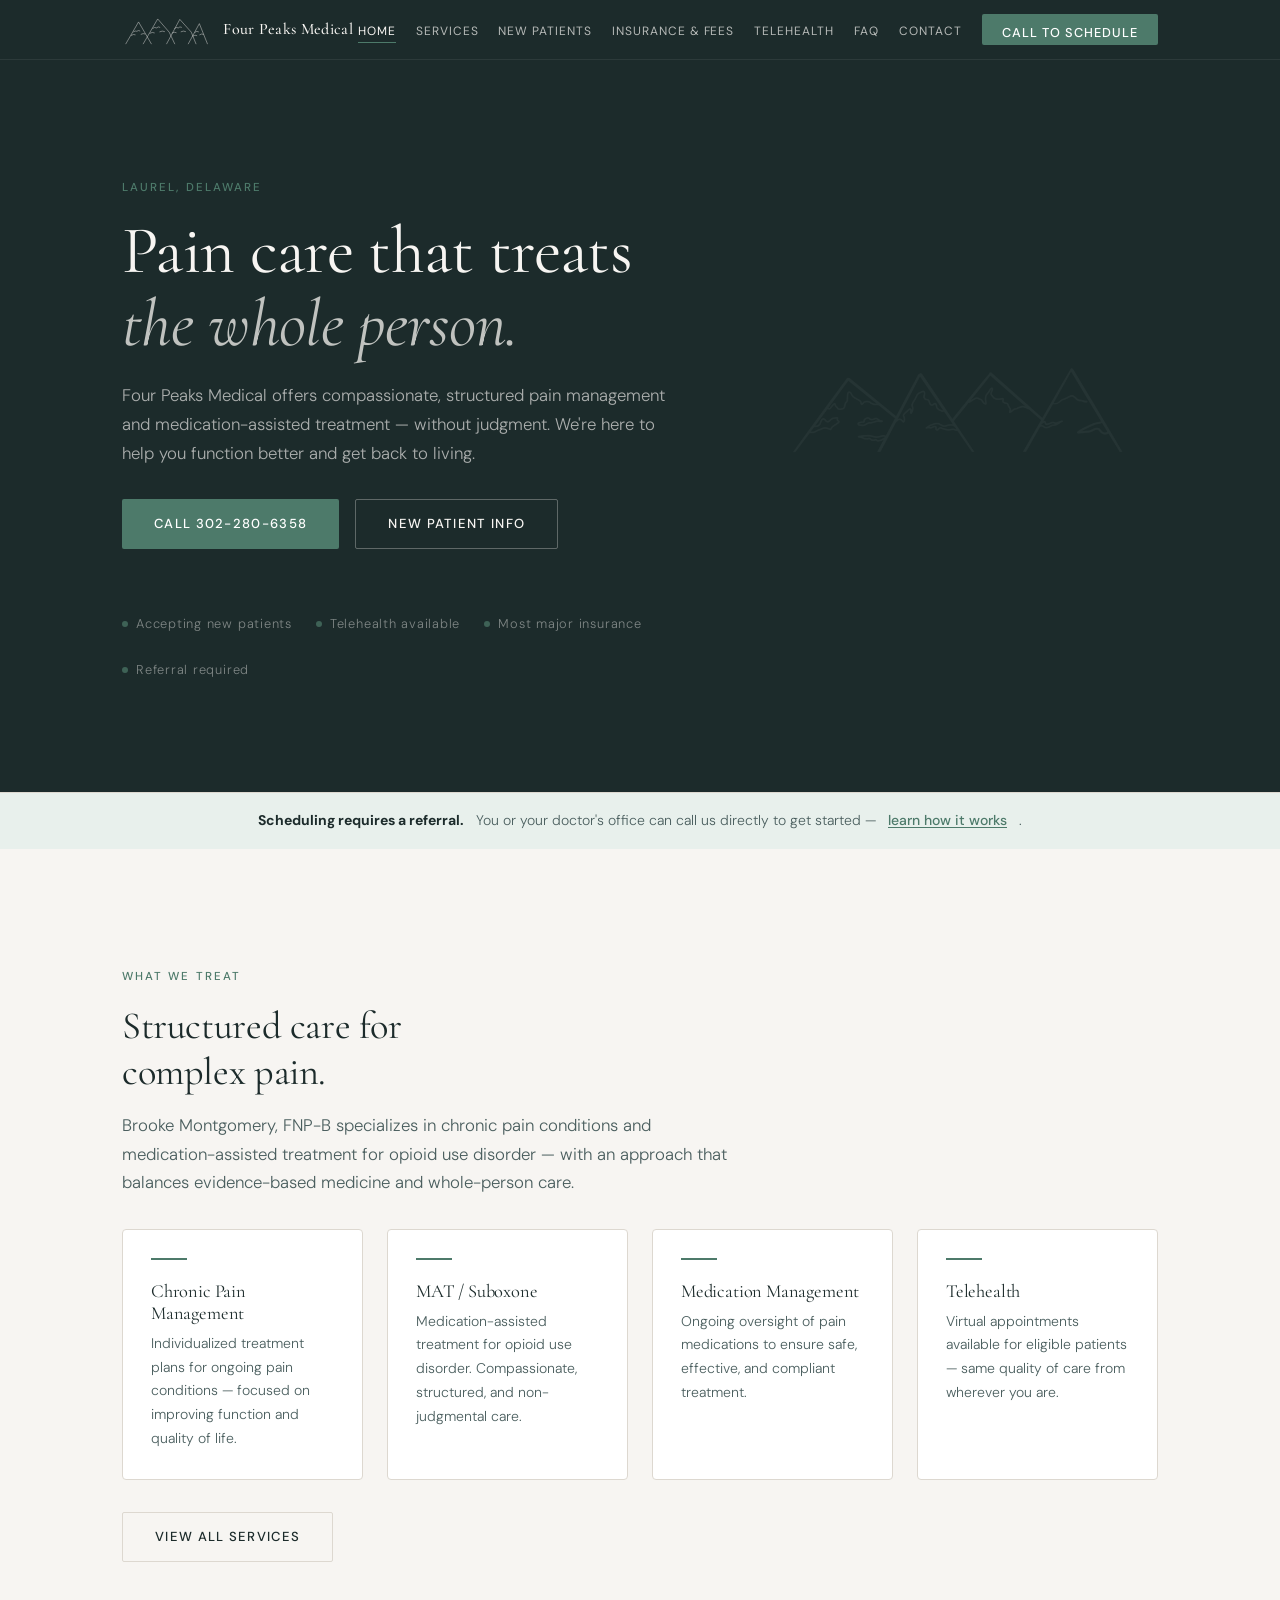
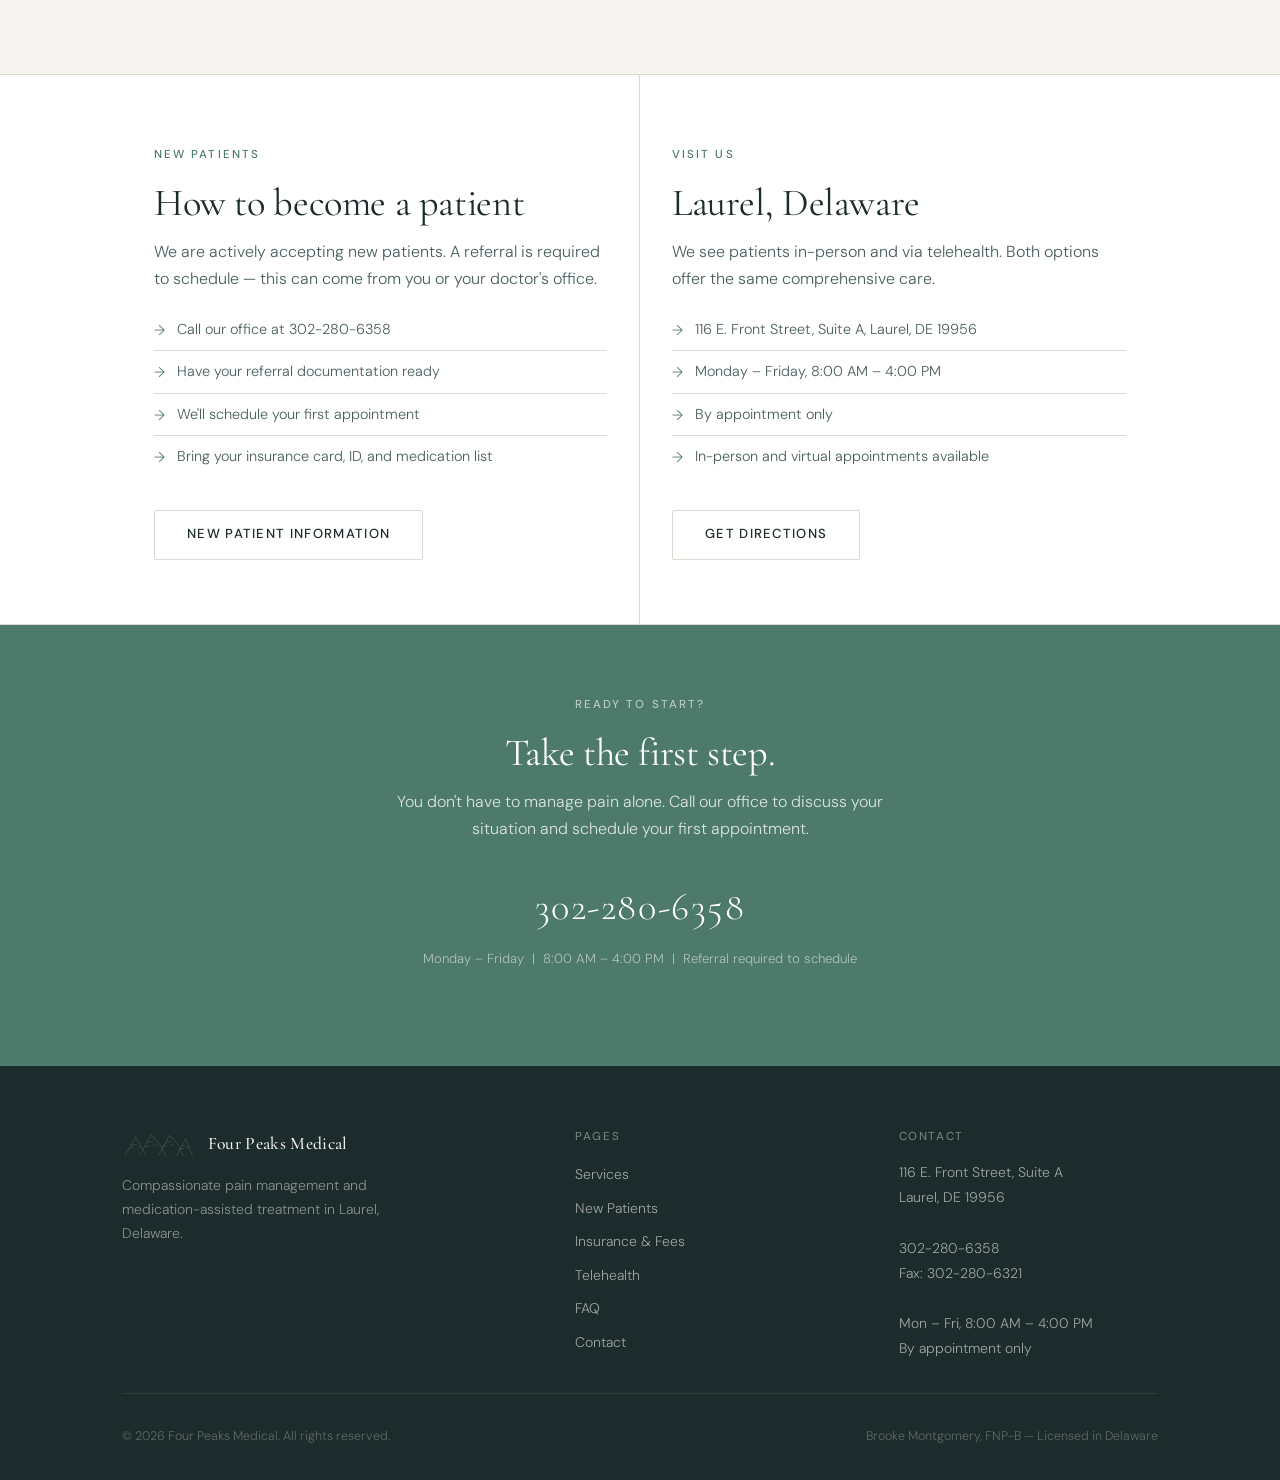
<file: index.html>
<!DOCTYPE html>
<html lang="en">
<head>
  <meta charset="UTF-8" />
  <meta name="viewport" content="width=device-width, initial-scale=1.0" />
  <title>Four Peaks Medical | Pain Management & MAT — Laurel, DE</title>
  <meta name="description" content="Brooke Montgomery, FNP-B offers compassionate pain management and medication-assisted treatment (MAT/Suboxone) in Laurel, Delaware. Accepting new patients." />
  <meta name="robots" content="index, follow" />
  <link rel="canonical" href="https://fourpeaksmedical.com/" />
  <meta property="og:type"        content="website" />
  <meta property="og:title"       content="Four Peaks Medical | Pain Management & MAT" />
  <meta property="og:description" content="Compassionate pain management and MAT in Laurel, Delaware." />
  <link rel="icon" type="image/jpeg" href="assets/images/logo.svg" />
  <link rel="stylesheet" href="css/style.css" />
  <style>
    /* ── Home-specific styles ── */

    /* Hero */
    .hero {
      background: var(--color-ink);
      color: var(--color-header-txt);
      padding: var(--space-xl) 0;
      position: relative;
      overflow: hidden;
      min-height: 520px;
      display: flex;
      align-items: center;
    }

    /* Subtle mountain silhouette bg */
    .hero::before {
      content: '';
      position: absolute;
      bottom: 0; right: -40px;
      width: 55%;
      height: 100%;
      background: url('assets/images/logo.svg') no-repeat center bottom / contain;
      filter: invert(1);
      opacity: 0.04;
      pointer-events: none;
    }

    .hero-inner {
      position: relative;
      z-index: 1;
      max-width: 660px;
    }

    .hero .section-label {
      color: var(--color-accent);
    }

    .hero h1 {
      color: var(--color-header-txt);
      font-size: clamp(2.8rem, 5.5vw, 4.2rem);
      line-height: 1.1;
      margin-bottom: 1.25rem;
    }

    .hero h1 em {
      font-style: italic;
      color: rgba(247,245,242,0.75);
    }

    .hero p {
      color: rgba(247,245,242,0.65);
      font-size: 1.05rem;
      max-width: 50ch;
      margin-bottom: var(--space-md);
    }

    .hero-actions {
      display: flex;
      gap: 1rem;
      flex-wrap: wrap;
    }

    .hero-badge {
      margin-top: var(--space-lg);
      display: flex;
      align-items: center;
      gap: 1.5rem;
      flex-wrap: wrap;
    }

    .hero-badge-item {
      display: flex;
      align-items: center;
      gap: 0.5rem;
      font-size: 0.8rem;
      letter-spacing: 0.06em;
      color: rgba(247,245,242,0.45);
    }

    .hero-badge-item::before {
      content: '';
      display: block;
      width: 6px;
      height: 6px;
      border-radius: 50%;
      background: var(--color-accent);
      opacity: 0.7;
    }

    /* Referral notice */
    .referral-strip {
      background: var(--color-accent-lt);
      border-top: 1px solid var(--color-border);
      padding: 1rem 0;
    }

    .referral-strip .container {
      display: flex;
      align-items: center;
      justify-content: center;
      gap: 0.75rem;
      font-size: 0.875rem;
      color: var(--color-ink-soft);
    }

    .referral-strip strong { color: var(--color-ink); }

    .referral-strip a {
      color: var(--color-accent);
      font-weight: 500;
      text-decoration: underline;
      text-underline-offset: 2px;
    }

    /* Services grid */
    .services-grid {
      display: grid;
      grid-template-columns: repeat(auto-fit, minmax(240px, 1fr));
      gap: 1.5rem;
      margin-top: var(--space-md);
    }

    .service-card {
      background: var(--color-surface);
      border: 1px solid var(--color-border);
      border-radius: 4px;
      padding: 1.75rem;
      transition: box-shadow var(--transition), transform var(--transition), border-color var(--transition);
    }

    .service-card:hover {
      box-shadow: 0 8px 32px rgba(28,43,43,0.07);
      transform: translateY(-2px);
      border-color: var(--color-accent);
    }

    .service-card-icon {
      width: 36px;
      height: 2px;
      background: var(--color-accent);
      margin-bottom: 1.25rem;
    }

    .service-card h3 {
      font-size: 1.15rem;
      margin-bottom: 0.5rem;
    }

    .service-card p {
      font-size: 0.875rem;
      max-width: none;
    }

    /* Two column info band */
    .info-band {
      background: var(--color-surface);
      border-top: 1px solid var(--color-border);
      border-bottom: 1px solid var(--color-border);
    }

    .info-band-grid {
      display: grid;
      grid-template-columns: 1fr 1fr;
      gap: 0;
    }

    .info-band-col {
      padding: var(--space-lg) var(--space-md);
    }

    .info-band-col:first-child {
      border-right: 1px solid var(--color-border);
    }

    .info-band-col h2 {
      margin-bottom: 0.75rem;
    }

    .info-band-col p {
      margin-bottom: var(--space-sm);
    }

    .info-list {
      margin: var(--space-sm) 0;
    }

    .info-list li {
      display: flex;
      gap: 0.75rem;
      padding: 0.5rem 0;
      font-size: 0.9rem;
      color: var(--color-ink-soft);
      border-bottom: 1px solid var(--color-border);
    }

    .info-list li:last-child { border-bottom: none; }

    .info-list li::before {
      content: '→';
      color: var(--color-accent);
      flex-shrink: 0;
      margin-top: 1px;
    }

    /* CTA Band */
    .cta-band {
      background: var(--color-accent);
      color: #fff;
      padding: var(--space-lg) 0;
      text-align: center;
    }

    .cta-band h2 {
      color: #fff;
      margin-bottom: 0.75rem;
    }

    .cta-band p {
      color: rgba(255,255,255,0.8);
      margin: 0 auto var(--space-md);
      max-width: 50ch;
    }

    .cta-band .btn-outline-light {
      border-color: rgba(255,255,255,0.5);
    }

    .cta-band .phone-large {
      display: block;
      font-family: var(--font-display);
      font-size: clamp(1.8rem, 3vw, 2.4rem);
      font-weight: 300;
      letter-spacing: 0.04em;
      color: #fff;
      margin-bottom: 0.5rem;
      transition: opacity var(--transition);
    }

    .cta-band .phone-large:hover { opacity: 0.85; }

    @media (max-width: 700px) {
      .info-band-grid { grid-template-columns: 1fr; }
      .info-band-col:first-child { border-right: none; border-bottom: 1px solid var(--color-border); }
      .hero::before { display: none; }
    }
  </style>
</head>
<body>

  <!-- HEADER -->
  <header id="site-header" role="banner">
    <div class="container header-inner">
      <a href="index.html" class="site-logo" aria-label="Four Peaks Medical — Home">
        <svg class="logo-svg" xmlns="http://www.w3.org/2000/svg" viewBox="0 0 420 160" fill="none" stroke="currentColor" stroke-width="2.2" stroke-linecap="round" stroke-linejoin="round" aria-hidden="true"><polyline points="18,145 78,42 138,145"/><path d="M55,88 Q62,82 70,86 Q76,80 84,84"/><path d="M44,105 Q54,98 62,102"/><path d="M90,100 Q100,94 108,98"/><polyline points="100,145 168,28 222,90 248,145"/><path d="M145,72 Q154,65 163,70 Q170,62 178,67"/><path d="M132,95 Q143,88 152,93"/><path d="M178,88 Q190,82 200,87"/><polyline points="210,145 272,30 326,90 348,145"/><path d="M248,72 Q257,65 265,70 Q272,62 280,67"/><path d="M236,94 Q246,87 255,92"/><path d="M278,88 Q289,82 299,87"/><polyline points="312,145 364,50 402,145"/><path d="M344,90 Q352,83 360,88"/><path d="M334,108 Q344,101 352,106"/><path d="M366,102 Q375,96 383,100"/></svg>
        <div class="site-logo-text">
          <span class="name">Four Peaks Medical</span>
          
        </div>
      </a>
      <button class="hamburger" aria-label="Toggle navigation" aria-expanded="false" aria-controls="site-nav">
        <span></span><span></span><span></span>
      </button>
      <nav id="site-nav" role="navigation" aria-label="Main navigation">
        <ul>
          <li><a href="index.html" class="active">Home</a></li>
          <li><a href="services.html">Services</a></li>
          <li><a href="new-patients.html">New Patients</a></li>
          <li><a href="insurance-fees.html">Insurance &amp; Fees</a></li>
          <li><a href="telehealth.html">Telehealth</a></li>
          <li><a href="faq.html">FAQ</a></li>
          <li><a href="contact.html">Contact</a></li>
          <li><a href="tel:3022806358" class="nav-cta">Call to Schedule</a></li>
        </ul>
      </nav>
    </div>
  </header>

  <main id="main-content">

    <!-- ── HERO ── -->
    <section class="hero" aria-labelledby="hero-heading">
      <div class="container">
        <div class="hero-inner">
          <span class="section-label fade-up" data-delay="0">Laurel, Delaware</span>
          <h1 id="hero-heading" class="fade-up" data-delay="1">
            Pain care that treats<br /><em>the whole person.</em>
          </h1>
          <p class="fade-up" data-delay="2">
            Four Peaks Medical offers compassionate, structured pain management and 
            medication-assisted treatment — without judgment. We're here to help you 
            function better and get back to living.
          </p>
          <div class="hero-actions fade-up" data-delay="3">
            <a href="tel:3022806358" class="btn btn-primary">Call 302-280-6358</a>
            <a href="new-patients.html" class="btn btn-outline-light">New Patient Info</a>
          </div>
          <div class="hero-badge fade-up" data-delay="4">
            <span class="hero-badge-item">Accepting new patients</span>
            <span class="hero-badge-item">Telehealth available</span>
            <span class="hero-badge-item">Most major insurance</span>
            <span class="hero-badge-item">Referral required</span>
          </div>
        </div>
      </div>
    </section>

    <!-- ── REFERRAL NOTICE ── -->
    <div class="referral-strip" role="note" aria-label="Important scheduling information">
      <div class="container">
        <strong>Scheduling requires a referral.</strong>
        You or your doctor's office can call us directly to get started —
        <a href="new-patients.html">learn how it works</a>.
      </div>
    </div>

    <!-- ── SERVICES OVERVIEW ── -->
    <section class="section" aria-labelledby="services-heading">
      <div class="container">
        <span class="section-label fade-up">What We Treat</span>
        <h2 id="services-heading" class="section-title fade-up" data-delay="1">
          Structured care for<br />complex pain.
        </h2>
        <p class="section-intro fade-up" data-delay="2">
          Brooke Montgomery, FNP-B specializes in chronic pain conditions and 
          medication-assisted treatment for opioid use disorder — with an approach 
          that balances evidence-based medicine and whole-person care.
        </p>

        <div class="services-grid">
          <div class="service-card fade-up" data-delay="0">
            <div class="service-card-icon"></div>
            <h3>Chronic Pain Management</h3>
            <p>Individualized treatment plans for ongoing pain conditions — focused on improving function and quality of life.</p>
          </div>
          <div class="service-card fade-up" data-delay="1">
            <div class="service-card-icon"></div>
            <h3>MAT / Suboxone</h3>
            <p>Medication-assisted treatment for opioid use disorder. Compassionate, structured, and non-judgmental care.</p>
          </div>
          <div class="service-card fade-up" data-delay="2">
            <div class="service-card-icon"></div>
            <h3>Medication Management</h3>
            <p>Ongoing oversight of pain medications to ensure safe, effective, and compliant treatment.</p>
          </div>
          <div class="service-card fade-up" data-delay="3">
            <div class="service-card-icon"></div>
            <h3>Telehealth</h3>
            <p>Virtual appointments available for eligible patients — same quality of care from wherever you are.</p>
          </div>
        </div>

        <div class="mt-md fade-up">
          <a href="services.html" class="btn btn-outline">View All Services</a>
        </div>
      </div>
    </section>

    <!-- ── INFO BAND ── -->
    <div class="info-band">
      <div class="container">
        <div class="info-band-grid">

          <!-- New Patients -->
          <div class="info-band-col fade-up">
            <span class="section-label">New Patients</span>
            <h2>How to become a patient</h2>
            <p>We are actively accepting new patients. A referral is required to schedule — this can come from you or your doctor's office.</p>
            <ul class="info-list">
              <li>Call our office at 302-280-6358</li>
              <li>Have your referral documentation ready</li>
              <li>We'll schedule your first appointment</li>
              <li>Bring your insurance card, ID, and medication list</li>
            </ul>
            <a href="new-patients.html" class="btn btn-outline mt-sm">New Patient Information</a>
          </div>

          <!-- Office Info -->
          <div class="info-band-col fade-up" data-delay="1">
            <span class="section-label">Visit Us</span>
            <h2>Laurel, Delaware</h2>
            <p>We see patients in-person and via telehealth. Both options offer the same comprehensive care.</p>
            <ul class="info-list">
              <li>116 E. Front Street, Suite A, Laurel, DE 19956</li>
              <li>Monday – Friday, 8:00 AM – 4:00 PM</li>
              <li>By appointment only</li>
              <li>In-person and virtual appointments available</li>
            </ul>
            <a href="contact.html" class="btn btn-outline mt-sm">Get Directions</a>
          </div>

        </div>
      </div>
    </div>

    <!-- ── CTA BAND ── -->
    <section class="cta-band" aria-labelledby="cta-heading">
      <div class="container">
        <span class="section-label" style="color:rgba(255,255,255,0.6)">Ready to Start?</span>
        <h2 id="cta-heading" class="fade-up">Take the first step.</h2>
        <p class="fade-up" data-delay="1">
          You don't have to manage pain alone. Call our office to discuss your 
          situation and schedule your first appointment.
        </p>
        <a href="tel:3022806358" class="phone-large fade-up" data-delay="2">
          302-280-6358
        </a>
        <p class="fade-up" data-delay="3" style="font-size:0.82rem; color:rgba(255,255,255,0.55);">
          Monday – Friday &nbsp;|&nbsp; 8:00 AM – 4:00 PM &nbsp;|&nbsp; Referral required to schedule
        </p>
      </div>
    </section>

  </main>

  <!-- FOOTER -->
  <footer id="site-footer" role="contentinfo">
    <div class="container">
      <div class="footer-grid">
        <div class="footer-brand">
          <a href="index.html" class="site-logo" aria-label="Four Peaks Medical">
            <svg class="logo-svg" xmlns="http://www.w3.org/2000/svg" viewBox="0 0 420 160" fill="none" stroke="currentColor" stroke-width="2.2" stroke-linecap="round" stroke-linejoin="round" aria-hidden="true"><polyline points="18,145 78,42 138,145"/><path d="M55,88 Q62,82 70,86 Q76,80 84,84"/><path d="M44,105 Q54,98 62,102"/><path d="M90,100 Q100,94 108,98"/><polyline points="100,145 168,28 222,90 248,145"/><path d="M145,72 Q154,65 163,70 Q170,62 178,67"/><path d="M132,95 Q143,88 152,93"/><path d="M178,88 Q190,82 200,87"/><polyline points="210,145 272,30 326,90 348,145"/><path d="M248,72 Q257,65 265,70 Q272,62 280,67"/><path d="M236,94 Q246,87 255,92"/><path d="M278,88 Q289,82 299,87"/><polyline points="312,145 364,50 402,145"/><path d="M344,90 Q352,83 360,88"/><path d="M334,108 Q344,101 352,106"/><path d="M366,102 Q375,96 383,100"/></svg>
            <div class="site-logo-text">
              <span class="name">Four Peaks Medical</span>
            </div>
          </a>
          <p>Compassionate pain management and medication-assisted treatment in Laurel, Delaware.</p>
        </div>
        <div class="footer-col">
          <h4>Pages</h4>
          <ul>
            <li><a href="services.html">Services</a></li>
            <li><a href="new-patients.html">New Patients</a></li>
            <li><a href="insurance-fees.html">Insurance &amp; Fees</a></li>
            <li><a href="telehealth.html">Telehealth</a></li>
            <li><a href="faq.html">FAQ</a></li>
            <li><a href="contact.html">Contact</a></li>
          </ul>
        </div>
        <div class="footer-col">
          <h4>Contact</h4>
          <address>
            116 E. Front Street, Suite A<br />
            Laurel, DE 19956<br /><br />
            <a href="tel:3022806358">302-280-6358</a><br />
            Fax: 302-280-6321<br /><br />
            Mon – Fri, 8:00 AM – 4:00 PM<br />
            By appointment only
          </address>
        </div>
      </div>
      <div class="footer-bottom">
        <span>&copy; <span id="footer-year"></span> Four Peaks Medical. All rights reserved.</span>
        <span>Brooke Montgomery, FNP-B &mdash; Licensed in Delaware</span>
      </div>
    </div>
  </footer>

  <script src="js/main.js"></script>
  <script>document.getElementById('footer-year').textContent = new Date().getFullYear();</script>
</body>
</html>
</file>
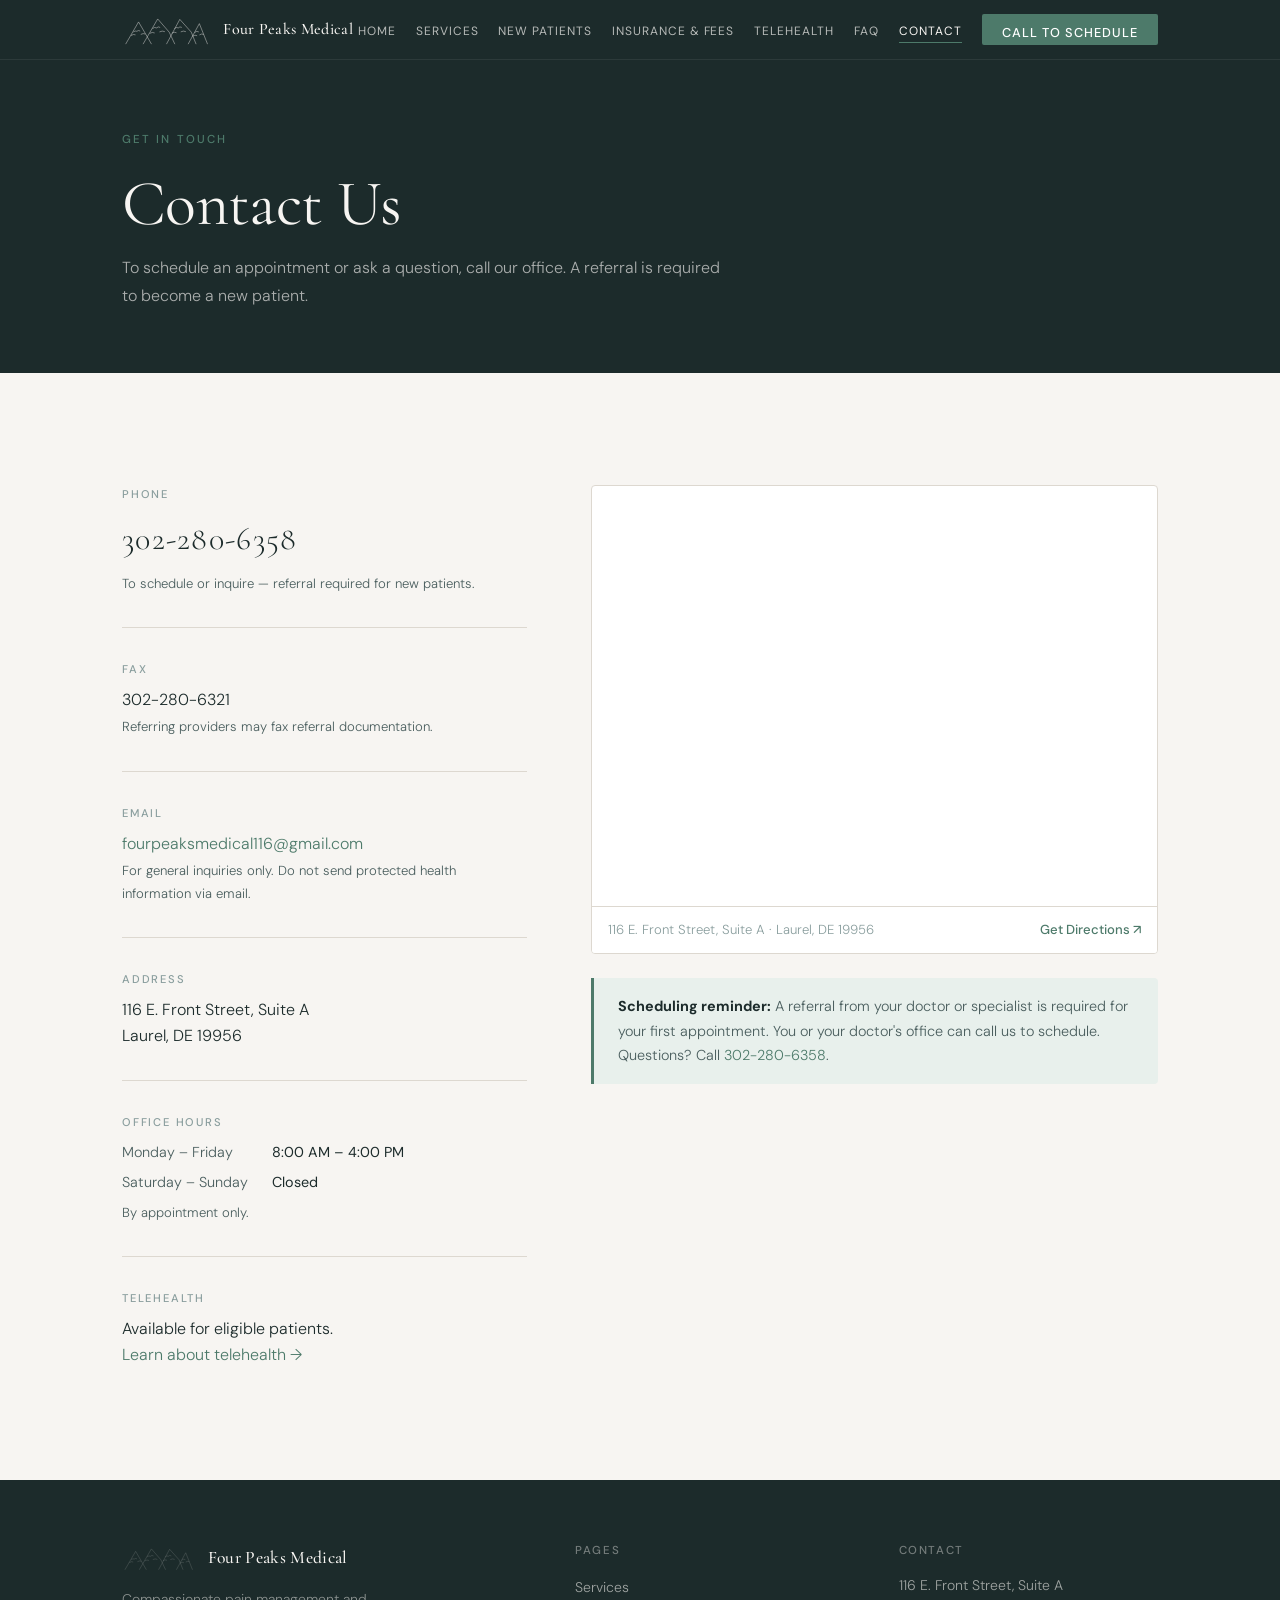
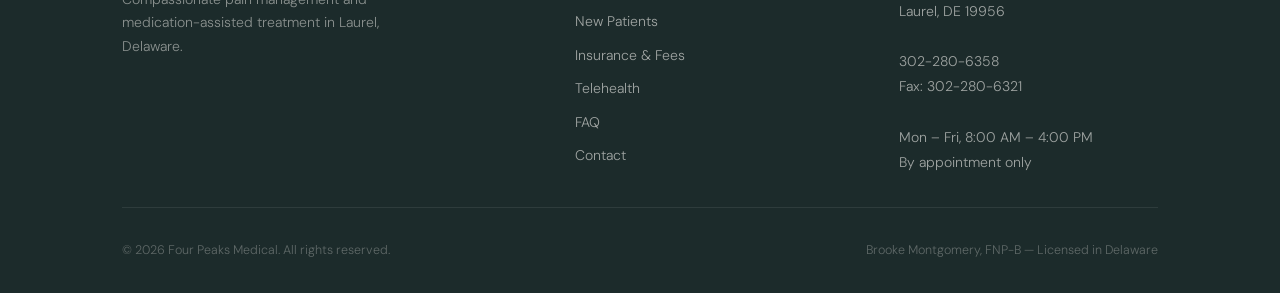
<file: contact.html>
<!DOCTYPE html>
<html lang="en">
<head>
  <meta charset="UTF-8" />
  <meta name="viewport" content="width=device-width, initial-scale=1.0" />
  <title>Contact | Four Peaks Medical — 116 E. Front Street, Laurel, DE</title>
  <meta name="description" content="Contact Four Peaks Medical in Laurel, Delaware. Call 302-280-6358. Located at 116 E. Front Street Suite A. Hours: Mon–Fri 8am–4pm. Pain management and MAT." />
  <meta name="robots" content="index, follow" />
  <link rel="canonical" href="https://fourpeaksmedical.com/contact.html" />
  <meta property="og:type"        content="website" />
  <meta property="og:url"         content="https://fourpeaksmedical.com/contact.html" />
  <meta property="og:title"       content="Contact | Four Peaks Medical — Laurel, Delaware" />
  <meta property="og:description" content="Contact Four Peaks Medical. Call 302-280-6358. 116 E. Front Street Suite A, Laurel, DE 19956." />
  <meta name="geo.region"    content="US-DE" />
  <meta name="geo.placename" content="Laurel, Delaware" />
  <meta name="geo.position"  content="38.5568;-75.5710" />
  <meta name="ICBM"          content="38.5568, -75.5710" />
  <link rel="icon" type="image/jpeg" href="assets/images/logo.svg" />
  <link rel="stylesheet" href="css/style.css" />

  <script type="application/ld+json">
  {
    "@context": "https://schema.org",
    "@type": ["MedicalBusiness", "LocalBusiness"],
    "@id": "https://fourpeaksmedical.com/#practice",
    "name": "Four Peaks Medical",
    "description": "Independent pain management and MAT practice in Laurel, Delaware. Provider: Brooke Montgomery, FNP-B.",
    "url": "https://fourpeaksmedical.com",
    "logo": "https://fourpeaksmedical.com/assets/images/logo.svg",
    "telephone": "+13022806358",
    "faxNumber": "+13022806321",
    "email": "fourpeaksmedical116@gmail.com",
    "address": {
      "@type": "PostalAddress",
      "streetAddress": "116 E. Front Street, Suite A",
      "addressLocality": "Laurel",
      "addressRegion": "DE",
      "postalCode": "19956",
      "addressCountry": "US"
    },
    "geo": {
      "@type": "GeoCoordinates",
      "latitude": 38.5568,
      "longitude": -75.5710
    },
    "hasMap": "https://maps.google.com/?q=116+E+Front+Street+Suite+A+Laurel+DE+19956",
    "openingHoursSpecification": [
      {
        "@type": "OpeningHoursSpecification",
        "dayOfWeek": ["Monday","Tuesday","Wednesday","Thursday","Friday"],
        "opens": "08:00",
        "closes": "16:00"
      }
    ],
    "medicalSpecialty": ["Pain Management", "Addiction Medicine"],
    "areaServed": {
      "@type": "State",
      "name": "Delaware"
    }
  }
  </script>

  <style>
    .contact-grid {
      display: grid;
      grid-template-columns: 1fr 1.4fr;
      gap: var(--space-lg);
      align-items: start;
    }

    .contact-block {
      margin-bottom: var(--space-md);
      padding-bottom: var(--space-md);
      border-bottom: 1px solid var(--color-border);
    }

    .contact-block:last-child {
      border-bottom: none;
      margin-bottom: 0;
      padding-bottom: 0;
    }

    .contact-block-label {
      font-size: 0.7rem;
      font-weight: 500;
      letter-spacing: 0.16em;
      text-transform: uppercase;
      color: var(--color-ink-muted);
      margin-bottom: 0.5rem;
    }

    .contact-block-value {
      font-size: 1rem;
      color: var(--color-ink);
      line-height: 1.6;
    }

    .contact-block-value a {
      color: var(--color-accent);
      transition: opacity var(--transition);
    }

    .contact-block-value a:hover { opacity: 0.75; }

    .phone-display {
      font-family: var(--font-display);
      font-size: 2rem;
      font-weight: 300;
      letter-spacing: 0.04em;
      color: var(--color-ink);
      text-decoration: none;
      display: inline-block;
      transition: color var(--transition);
    }

    .phone-display:hover { color: var(--color-accent); }

    .map-container {
      border-radius: 4px;
      overflow: hidden;
      border: 1px solid var(--color-border);
      background: var(--color-surface);
    }

    .map-container iframe {
      display: block;
      width: 100%;
      height: 420px;
      border: none;
    }

    .map-caption {
      padding: 0.75rem 1rem;
      font-size: 0.82rem;
      color: var(--color-ink-muted);
      background: var(--color-surface);
      border-top: 1px solid var(--color-border);
      display: flex;
      justify-content: space-between;
      align-items: center;
      gap: 1rem;
      flex-wrap: wrap;
    }

    .map-caption a {
      color: var(--color-accent);
      font-weight: 500;
    }

    .hours-grid {
      display: grid;
      grid-template-columns: auto 1fr;
      gap: 0.3rem 1.5rem;
      font-size: 0.9rem;
    }

    .hours-day { color: var(--color-ink-soft); }
    .hours-time { color: var(--color-ink); font-weight: 400; }

    @media (max-width: 760px) {
      .contact-grid { grid-template-columns: 1fr; }
      .map-container iframe { height: 280px; }
    }
  </style>
</head>
<body>

  <header id="site-header" role="banner">
    <div class="container header-inner">
      <a href="index.html" class="site-logo" aria-label="Four Peaks Medical — Home">
        <svg class="logo-svg" xmlns="http://www.w3.org/2000/svg" viewBox="0 0 420 160" fill="none" stroke="currentColor" stroke-width="2.2" stroke-linecap="round" stroke-linejoin="round" aria-hidden="true"><polyline points="18,145 78,42 138,145"/><path d="M55,88 Q62,82 70,86 Q76,80 84,84"/><path d="M44,105 Q54,98 62,102"/><path d="M90,100 Q100,94 108,98"/><polyline points="100,145 168,28 222,90 248,145"/><path d="M145,72 Q154,65 163,70 Q170,62 178,67"/><path d="M132,95 Q143,88 152,93"/><path d="M178,88 Q190,82 200,87"/><polyline points="210,145 272,30 326,90 348,145"/><path d="M248,72 Q257,65 265,70 Q272,62 280,67"/><path d="M236,94 Q246,87 255,92"/><path d="M278,88 Q289,82 299,87"/><polyline points="312,145 364,50 402,145"/><path d="M344,90 Q352,83 360,88"/><path d="M334,108 Q344,101 352,106"/><path d="M366,102 Q375,96 383,100"/></svg>
        <div class="site-logo-text">
          <span class="name">Four Peaks Medical</span>
          
        </div>
      </a>
      <button class="hamburger" aria-label="Toggle navigation" aria-expanded="false" aria-controls="site-nav">
        <span></span><span></span><span></span>
      </button>
      <nav id="site-nav" role="navigation" aria-label="Main navigation">
        <ul>
          <li><a href="index.html">Home</a></li>
          <li><a href="services.html">Services</a></li>
          <li><a href="new-patients.html">New Patients</a></li>
          <li><a href="insurance-fees.html">Insurance &amp; Fees</a></li>
          <li><a href="telehealth.html">Telehealth</a></li>
          <li><a href="faq.html">FAQ</a></li>
          <li><a href="contact.html" class="active">Contact</a></li>
          <li><a href="tel:3022806358" class="nav-cta">Call to Schedule</a></li>
        </ul>
      </nav>
    </div>
  </header>

  <main id="main-content">

    <section class="page-hero" aria-labelledby="page-title">
      <div class="container">
        <span class="section-label fade-up">Get in Touch</span>
        <h1 id="page-title" class="fade-up" data-delay="1">Contact Us</h1>
        <p class="fade-up" data-delay="2">
          To schedule an appointment or ask a question, call our office. 
          A referral is required to become a new patient.
        </p>
      </div>
    </section>

    <section class="section" aria-label="Contact information">
      <div class="container">
        <div class="contact-grid">

          <!-- Contact Details -->
          <div class="fade-up">

            <div class="contact-block">
              <div class="contact-block-label">Phone</div>
              <a href="tel:3022806358" class="phone-display" aria-label="Call Four Peaks Medical at 302-280-6358">
                302-280-6358
              </a>
              <p style="font-size:0.82rem; margin-top:0.4rem; max-width:none;">
                To schedule or inquire — referral required for new patients.
              </p>
            </div>

            <div class="contact-block">
              <div class="contact-block-label">Fax</div>
              <div class="contact-block-value">302-280-6321</div>
              <p style="font-size:0.82rem; margin-top:0.25rem; max-width:none;">
                Referring providers may fax referral documentation.
              </p>
            </div>

            <div class="contact-block">
              <div class="contact-block-label">Email</div>
              <div class="contact-block-value">
                <a href="mailto:fourpeaksmedical116@gmail.com">fourpeaksmedical116@gmail.com</a>
              </div>
              <p style="font-size:0.82rem; margin-top:0.25rem; max-width:none;">
                For general inquiries only. Do not send protected health information via email.
              </p>
            </div>

            <div class="contact-block">
              <div class="contact-block-label">Address</div>
              <address class="contact-block-value" style="font-style:normal;">
                116 E. Front Street, Suite A<br />
                Laurel, DE 19956
              </address>
            </div>

            <div class="contact-block">
              <div class="contact-block-label">Office Hours</div>
              <div class="hours-grid" role="table" aria-label="Office hours">
                <span class="hours-day" role="cell">Monday – Friday</span>
                <span class="hours-time" role="cell">8:00 AM – 4:00 PM</span>
                <span class="hours-day" role="cell">Saturday – Sunday</span>
                <span class="hours-time" role="cell">Closed</span>
              </div>
              <p style="font-size:0.82rem; margin-top:0.5rem; max-width:none;">
                By appointment only.
              </p>
            </div>

            <div class="contact-block">
              <div class="contact-block-label">Telehealth</div>
              <div class="contact-block-value">
                Available for eligible patients.<br />
                <a href="telehealth.html">Learn about telehealth →</a>
              </div>
            </div>

          </div>

          <!-- Map -->
          <div class="fade-up" data-delay="1">
            <div class="map-container">
              <iframe
                title="Four Peaks Medical office location map"
                loading="lazy"
                referrerpolicy="no-referrer-when-downgrade"
                src="https://www.google.com/maps/embed/v1/place?key=AIzaSyD-9tSrke72PouQMnMX-a7eZSW0jkFMBWY&q=116+E+Front+Street,+Suite+A,+Laurel,+DE+19956"
                allowfullscreen
                aria-label="Map showing Four Peaks Medical at 116 E. Front Street, Laurel, Delaware">
              </iframe>
              <div class="map-caption">
                <span>116 E. Front Street, Suite A · Laurel, DE 19956</span>
                <a href="https://maps.google.com/?q=116+E+Front+Street+Suite+A+Laurel+DE+19956"
                   target="_blank"
                   rel="noopener noreferrer"
                   aria-label="Get directions to Four Peaks Medical (opens in new tab)">
                  Get Directions ↗
                </a>
              </div>
            </div>

            <div class="notice-banner" style="margin-top: 1.5rem;" role="note">
              <strong>Scheduling reminder:</strong> A referral from your doctor or 
              specialist is required for your first appointment. You or your doctor's 
              office can call us to schedule. Questions? Call 
              <a href="tel:3022806358" style="color:var(--color-accent);">302-280-6358</a>.
            </div>
          </div>

        </div>
      </div>
    </section>

  </main>

  <footer id="site-footer" role="contentinfo">
    <div class="container">
      <div class="footer-grid">
        <div class="footer-brand">
          <a href="index.html" class="site-logo" aria-label="Four Peaks Medical">
            <svg class="logo-svg" xmlns="http://www.w3.org/2000/svg" viewBox="0 0 420 160" fill="none" stroke="currentColor" stroke-width="2.2" stroke-linecap="round" stroke-linejoin="round" aria-hidden="true"><polyline points="18,145 78,42 138,145"/><path d="M55,88 Q62,82 70,86 Q76,80 84,84"/><path d="M44,105 Q54,98 62,102"/><path d="M90,100 Q100,94 108,98"/><polyline points="100,145 168,28 222,90 248,145"/><path d="M145,72 Q154,65 163,70 Q170,62 178,67"/><path d="M132,95 Q143,88 152,93"/><path d="M178,88 Q190,82 200,87"/><polyline points="210,145 272,30 326,90 348,145"/><path d="M248,72 Q257,65 265,70 Q272,62 280,67"/><path d="M236,94 Q246,87 255,92"/><path d="M278,88 Q289,82 299,87"/><polyline points="312,145 364,50 402,145"/><path d="M344,90 Q352,83 360,88"/><path d="M334,108 Q344,101 352,106"/><path d="M366,102 Q375,96 383,100"/></svg>
            <div class="site-logo-text"><span class="name">Four Peaks Medical</span></div>
          </a>
          <p>Compassionate pain management and medication-assisted treatment in Laurel, Delaware.</p>
        </div>
        <div class="footer-col">
          <h4>Pages</h4>
          <ul>
            <li><a href="services.html">Services</a></li>
            <li><a href="new-patients.html">New Patients</a></li>
            <li><a href="insurance-fees.html">Insurance &amp; Fees</a></li>
            <li><a href="telehealth.html">Telehealth</a></li>
            <li><a href="faq.html">FAQ</a></li>
            <li><a href="contact.html">Contact</a></li>
          </ul>
        </div>
        <div class="footer-col">
          <h4>Contact</h4>
          <address>
            116 E. Front Street, Suite A<br />Laurel, DE 19956<br /><br />
            <a href="tel:3022806358">302-280-6358</a><br />
            Fax: 302-280-6321<br /><br />
            Mon – Fri, 8:00 AM – 4:00 PM<br />By appointment only
          </address>
        </div>
      </div>
      <div class="footer-bottom">
        <span>&copy; <span id="footer-year"></span> Four Peaks Medical. All rights reserved.</span>
        <span>Brooke Montgomery, FNP-B &mdash; Licensed in Delaware</span>
      </div>
    </div>
  </footer>

  <script src="js/main.js"></script>
  <script src="js/schema.js"></script>
  <script>document.getElementById('footer-year').textContent = new Date().getFullYear();</script>
</body>
</html>
</file>
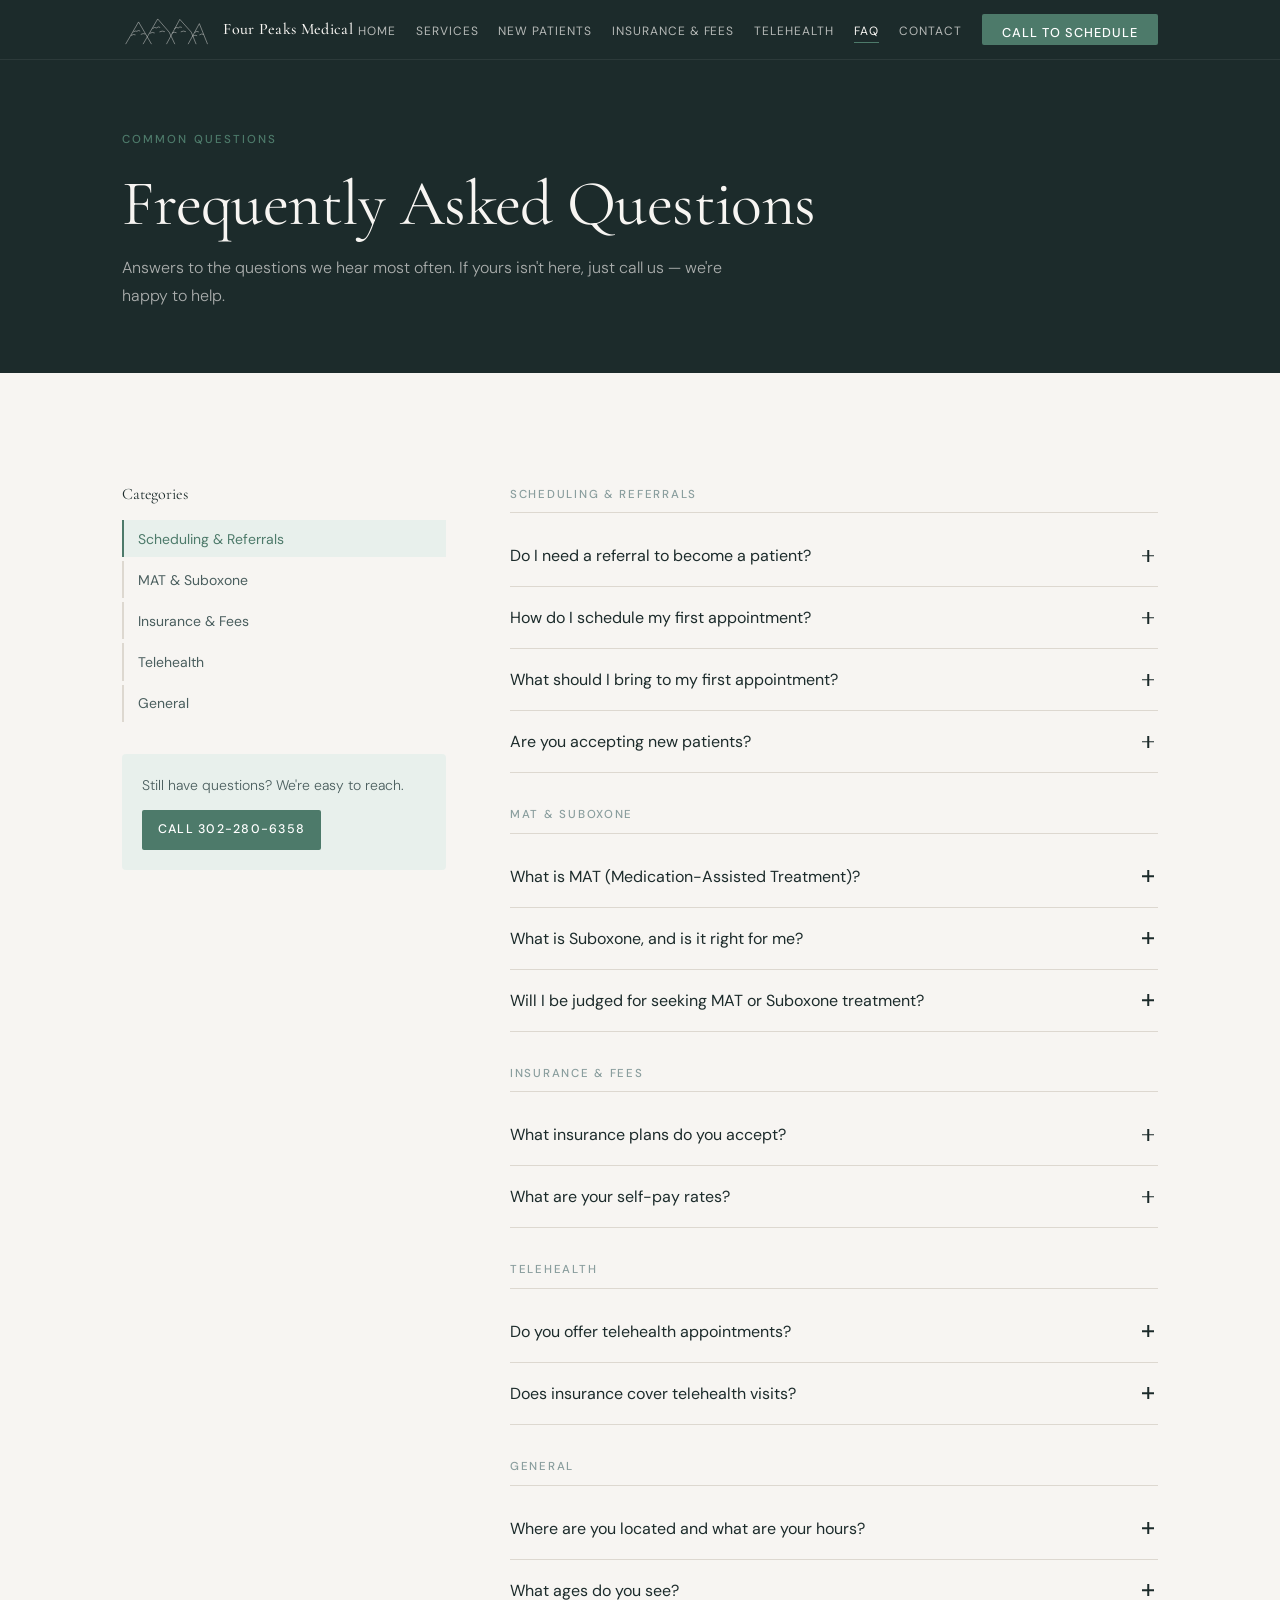
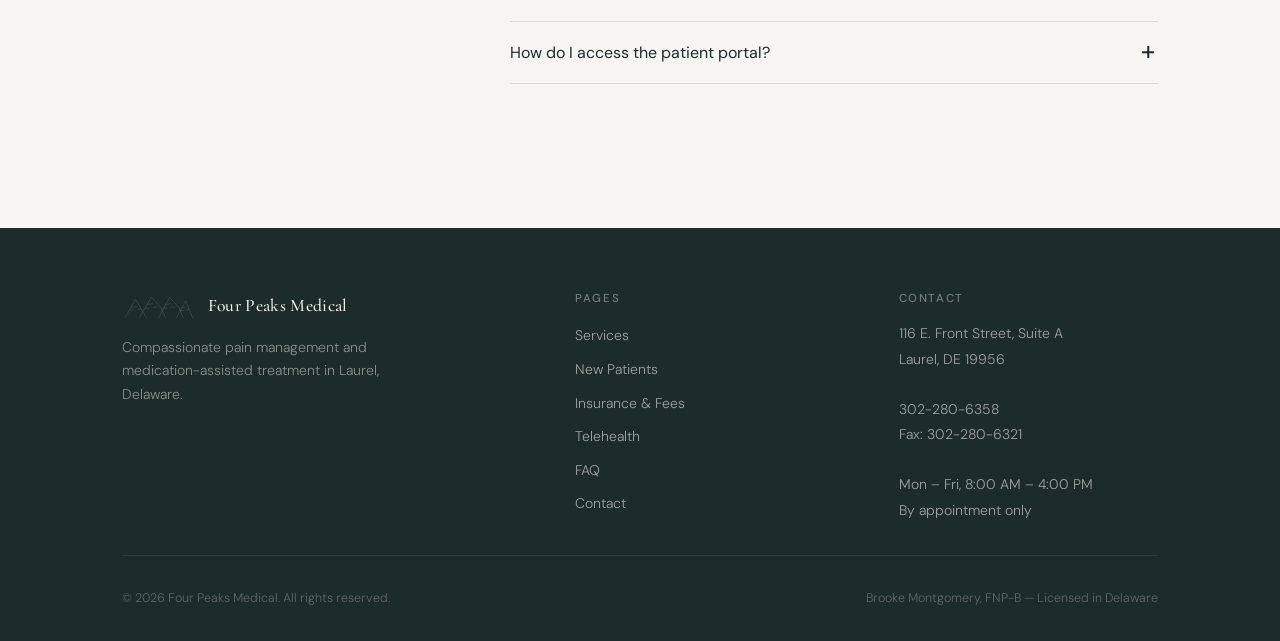
<file: faq.html>
<!DOCTYPE html>
<html lang="en">
<head>
  <meta charset="UTF-8" />
  <meta name="viewport" content="width=device-width, initial-scale=1.0" />
  <title>FAQ | Four Peaks Medical — Pain Management & MAT Questions, Laurel DE</title>
  <meta name="description" content="Frequently asked questions about pain management and MAT/Suboxone treatment at Four Peaks Medical in Laurel, Delaware. Referrals, insurance, telehealth, and more." />
  <meta name="robots" content="index, follow" />
  <link rel="canonical" href="https://fourpeaksmedical.com/faq.html" />
  <meta property="og:type"        content="website" />
  <meta property="og:url"         content="https://fourpeaksmedical.com/faq.html" />
  <meta property="og:title"       content="FAQ | Four Peaks Medical" />
  <meta property="og:description" content="Common questions about pain management and MAT treatment at Four Peaks Medical, Laurel Delaware." />
  <meta name="geo.region"    content="US-DE" />
  <meta name="geo.placename" content="Laurel, Delaware" />
  <meta name="geo.position"  content="38.5568;-75.5710" />
  <meta name="ICBM"          content="38.5568, -75.5710" />
  <link rel="icon" type="image/jpeg" href="assets/images/logo.svg" />
  <link rel="stylesheet" href="css/style.css" />

  <!-- FAQ Schema — rich results in Google / understood by LLMs -->
  <script type="application/ld+json">
  {
    "@context": "https://schema.org",
    "@type": "FAQPage",
    "mainEntity": [
      {
        "@type": "Question",
        "name": "Do I need a referral to become a patient at Four Peaks Medical?",
        "acceptedAnswer": {
          "@type": "Answer",
          "text": "Yes. A referral is required to become a patient. You or your doctor's office can call our office at 302-280-6358 to initiate the referral process. We'll walk you through what's needed."
        }
      },
      {
        "@type": "Question",
        "name": "What insurance does Four Peaks Medical accept?",
        "acceptedAnswer": {
          "@type": "Answer",
          "text": "Four Peaks Medical accepts most major insurance plans. Coverage and out-of-pocket costs vary by individual policy. Please call our office at 302-280-6358 to verify your specific plan before your first visit."
        }
      },
      {
        "@type": "Question",
        "name": "What is MAT or Suboxone treatment?",
        "acceptedAnswer": {
          "@type": "Answer",
          "text": "MAT stands for Medication-Assisted Treatment. It is an FDA-approved, evidence-based approach to treating opioid use disorder. Suboxone (buprenorphine/naloxone) is a medication used in MAT that reduces cravings and withdrawal symptoms, supporting long-term recovery. Four Peaks Medical provides MAT with a structured, non-judgmental approach."
        }
      },
      {
        "@type": "Question",
        "name": "What should I bring to my first appointment?",
        "acceptedAnswer": {
          "@type": "Answer",
          "text": "Please bring: a valid photo ID, your insurance card, a list of your current medications (including dosages and prescribing provider), your referral documentation, any relevant medical records such as prior imaging or test results, and a form of payment. Payment is due at the time of service."
        }
      },
      {
        "@type": "Question",
        "name": "Does Four Peaks Medical offer telehealth?",
        "acceptedAnswer": {
          "@type": "Answer",
          "text": "Yes. Virtual appointments are available for eligible patients. You will need a device with a camera and microphone and a stable internet connection. You must be located in Delaware at the time of the visit. Call our office to find out if telehealth is appropriate for your situation."
        }
      },
      {
        "@type": "Question",
        "name": "How do I schedule an appointment?",
        "acceptedAnswer": {
          "@type": "Answer",
          "text": "Call our office at 302-280-6358. Our hours are Monday through Friday, 8:00 AM to 4:00 PM. A referral is required to schedule. You or your doctor's office can make this call."
        }
      },
      {
        "@type": "Question",
        "name": "What are your self-pay rates?",
        "acceptedAnswer": {
          "@type": "Answer",
          "text": "Self-pay rates at Four Peaks Medical are: New Patient Visit $250, Follow-Up Visit $150, Medication Management $125–$150, MAT Program $175, Urine Drug Screen (in-office) $25–$50. Payment is due at the time of service."
        }
      },
      {
        "@type": "Question",
        "name": "Is Four Peaks Medical accepting new patients?",
        "acceptedAnswer": {
          "@type": "Answer",
          "text": "Yes. Four Peaks Medical is actively accepting new patients of all ages. A referral is required to schedule your first appointment."
        }
      },
      {
        "@type": "Question",
        "name": "Where is Four Peaks Medical located?",
        "acceptedAnswer": {
          "@type": "Answer",
          "text": "Four Peaks Medical is located at 116 E. Front Street, Suite A, Laurel, DE 19956. Office hours are Monday through Friday, 8:00 AM to 4:00 PM, by appointment only. Telehealth appointments are also available."
        }
      }
    ]
  }
  </script>

  <style>
    .faq-layout {
      display: grid;
      grid-template-columns: 1fr 2fr;
      gap: var(--space-lg);
      align-items: start;
    }

    .faq-sidebar {
      position: sticky;
      top: calc(var(--header-h) + 2rem);
    }

    .faq-sidebar h3 {
      font-size: 1rem;
      margin-bottom: var(--space-sm);
    }

    .faq-category-btn {
      display: block;
      width: 100%;
      text-align: left;
      padding: 0.6rem 0.9rem;
      background: none;
      border: none;
      border-left: 2px solid var(--color-border);
      cursor: pointer;
      font-family: var(--font-body);
      font-size: 0.875rem;
      color: var(--color-ink-soft);
      transition: all var(--transition);
      margin-bottom: 0.25rem;
    }

    .faq-category-btn:hover,
    .faq-category-btn.active {
      border-left-color: var(--color-accent);
      color: var(--color-accent);
      background: var(--color-accent-lt);
    }

    .faq-category {
      margin-bottom: var(--space-md);
    }

    .faq-category-label {
      font-size: 0.72rem;
      font-weight: 500;
      letter-spacing: 0.15em;
      text-transform: uppercase;
      color: var(--color-ink-muted);
      margin-bottom: 0.75rem;
      padding-bottom: 0.5rem;
      border-bottom: 1px solid var(--color-border);
    }

    @media (max-width: 800px) {
      .faq-layout { grid-template-columns: 1fr; }
      .faq-sidebar { position: static; }
    }
  </style>
</head>
<body>

  <header id="site-header" role="banner">
    <div class="container header-inner">
      <a href="index.html" class="site-logo" aria-label="Four Peaks Medical — Home">
        <svg class="logo-svg" xmlns="http://www.w3.org/2000/svg" viewBox="0 0 420 160" fill="none" stroke="currentColor" stroke-width="2.2" stroke-linecap="round" stroke-linejoin="round" aria-hidden="true"><polyline points="18,145 78,42 138,145"/><path d="M55,88 Q62,82 70,86 Q76,80 84,84"/><path d="M44,105 Q54,98 62,102"/><path d="M90,100 Q100,94 108,98"/><polyline points="100,145 168,28 222,90 248,145"/><path d="M145,72 Q154,65 163,70 Q170,62 178,67"/><path d="M132,95 Q143,88 152,93"/><path d="M178,88 Q190,82 200,87"/><polyline points="210,145 272,30 326,90 348,145"/><path d="M248,72 Q257,65 265,70 Q272,62 280,67"/><path d="M236,94 Q246,87 255,92"/><path d="M278,88 Q289,82 299,87"/><polyline points="312,145 364,50 402,145"/><path d="M344,90 Q352,83 360,88"/><path d="M334,108 Q344,101 352,106"/><path d="M366,102 Q375,96 383,100"/></svg>
        <div class="site-logo-text">
          <span class="name">Four Peaks Medical</span>
          
        </div>
      </a>
      <button class="hamburger" aria-label="Toggle navigation" aria-expanded="false" aria-controls="site-nav">
        <span></span><span></span><span></span>
      </button>
      <nav id="site-nav" role="navigation" aria-label="Main navigation">
        <ul>
          <li><a href="index.html">Home</a></li>
          <li><a href="services.html">Services</a></li>
          <li><a href="new-patients.html">New Patients</a></li>
          <li><a href="insurance-fees.html">Insurance &amp; Fees</a></li>
          <li><a href="telehealth.html">Telehealth</a></li>
          <li><a href="faq.html" class="active">FAQ</a></li>
          <li><a href="contact.html">Contact</a></li>
          <li><a href="tel:3022806358" class="nav-cta">Call to Schedule</a></li>
        </ul>
      </nav>
    </div>
  </header>

  <main id="main-content">

    <section class="page-hero" aria-labelledby="page-title">
      <div class="container">
        <span class="section-label fade-up">Common Questions</span>
        <h1 id="page-title" class="fade-up" data-delay="1">Frequently Asked Questions</h1>
        <p class="fade-up" data-delay="2">
          Answers to the questions we hear most often. If yours isn't here, 
          just call us — we're happy to help.
        </p>
      </div>
    </section>

    <section class="section" aria-label="FAQ content">
      <div class="container">
        <div class="faq-layout">

          <!-- Sidebar -->
          <aside class="faq-sidebar fade-up" aria-label="FAQ categories">
            <h3>Categories</h3>
            <button class="faq-category-btn active" onclick="scrollToCategory('scheduling')">Scheduling &amp; Referrals</button>
            <button class="faq-category-btn" onclick="scrollToCategory('mat')">MAT &amp; Suboxone</button>
            <button class="faq-category-btn" onclick="scrollToCategory('insurance')">Insurance &amp; Fees</button>
            <button class="faq-category-btn" onclick="scrollToCategory('telehealth')">Telehealth</button>
            <button class="faq-category-btn" onclick="scrollToCategory('general')">General</button>

            <div style="margin-top: var(--space-md); padding: 1.25rem; background: var(--color-accent-lt); border-radius: 4px;">
              <p style="font-size:0.875rem; margin-bottom: 0.75rem; max-width:none;">
                Still have questions? We're easy to reach.
              </p>
              <a href="tel:3022806358" class="btn btn-primary" style="font-size:0.78rem; padding: 0.6rem 1rem;">
                Call 302-280-6358
              </a>
            </div>
          </aside>

          <!-- Questions -->
          <div>

            <!-- Scheduling -->
            <div class="faq-category fade-up" id="scheduling">
              <div class="faq-category-label">Scheduling &amp; Referrals</div>

              <div class="accordion-item">
                <button class="accordion-trigger" aria-expanded="false" aria-controls="faq-1" id="faq-1-btn">
                  Do I need a referral to become a patient?
                  <span class="accordion-icon" aria-hidden="true"></span>
                </button>
                <div class="accordion-body" id="faq-1" role="region" aria-labelledby="faq-1-btn">
                  <p>
                    Yes. A referral is required to schedule your first appointment. You or your 
                    doctor's office can call us at <a href="tel:3022806358" style="color:var(--color-accent);">302-280-6358</a> 
                    to start the process. We'll walk you through what's needed and get you scheduled.
                  </p>
                </div>
              </div>

              <div class="accordion-item">
                <button class="accordion-trigger" aria-expanded="false" aria-controls="faq-2" id="faq-2-btn">
                  How do I schedule my first appointment?
                  <span class="accordion-icon" aria-hidden="true"></span>
                </button>
                <div class="accordion-body" id="faq-2" role="region" aria-labelledby="faq-2-btn">
                  <p>
                    Call our office at <a href="tel:3022806358" style="color:var(--color-accent);">302-280-6358</a> 
                    during business hours — Monday through Friday, 8:00 AM to 4:00 PM. 
                    Either you or your doctor's office can make this call. Have your referral 
                    and insurance information ready if possible.
                  </p>
                </div>
              </div>

              <div class="accordion-item">
                <button class="accordion-trigger" aria-expanded="false" aria-controls="faq-3" id="faq-3-btn">
                  What should I bring to my first appointment?
                  <span class="accordion-icon" aria-hidden="true"></span>
                </button>
                <div class="accordion-body" id="faq-3" role="region" aria-labelledby="faq-3-btn">
                  <p>Please bring the following to your first visit:</p>
                  <ul style="margin: 0.75rem 0 0 1rem; list-style: disc;">
                    <li style="padding:0.25rem 0; font-size:0.9rem; color:var(--color-ink-soft);">Valid photo ID</li>
                    <li style="padding:0.25rem 0; font-size:0.9rem; color:var(--color-ink-soft);">Insurance card (primary and secondary if applicable)</li>
                    <li style="padding:0.25rem 0; font-size:0.9rem; color:var(--color-ink-soft);">List of current medications, including dosages</li>
                    <li style="padding:0.25rem 0; font-size:0.9rem; color:var(--color-ink-soft);">Referral documentation from your provider</li>
                    <li style="padding:0.25rem 0; font-size:0.9rem; color:var(--color-ink-soft);">Any relevant medical records or prior imaging</li>
                    <li style="padding:0.25rem 0; font-size:0.9rem; color:var(--color-ink-soft);">Payment — due at time of service</li>
                  </ul>
                </div>
              </div>

              <div class="accordion-item">
                <button class="accordion-trigger" aria-expanded="false" aria-controls="faq-4" id="faq-4-btn">
                  Are you accepting new patients?
                  <span class="accordion-icon" aria-hidden="true"></span>
                </button>
                <div class="accordion-body" id="faq-4" role="region" aria-labelledby="faq-4-btn">
                  <p>
                    Yes. Four Peaks Medical is actively accepting new patients of all ages. 
                    A referral is required to schedule. Call <a href="tel:3022806358" style="color:var(--color-accent);">302-280-6358</a> to get started.
                  </p>
                </div>
              </div>
            </div>

            <!-- MAT -->
            <div class="faq-category fade-up" id="mat" data-delay="1">
              <div class="faq-category-label">MAT &amp; Suboxone</div>

              <div class="accordion-item">
                <button class="accordion-trigger" aria-expanded="false" aria-controls="faq-5" id="faq-5-btn">
                  What is MAT (Medication-Assisted Treatment)?
                  <span class="accordion-icon" aria-hidden="true"></span>
                </button>
                <div class="accordion-body" id="faq-5" role="region" aria-labelledby="faq-5-btn">
                  <p>
                    Medication-Assisted Treatment (MAT) is an evidence-based, FDA-approved 
                    approach to treating opioid use disorder. It uses medications like Suboxone 
                    (buprenorphine/naloxone) to reduce cravings and withdrawal symptoms, making 
                    it easier to focus on recovery and daily life.
                  </p>
                  <p style="margin-top: 0.75rem;">
                    MAT is not "replacing one drug with another" — it is a medical treatment, 
                    just like medication for any other chronic condition. At Four Peaks Medical, 
                    MAT patients receive the same compassionate, structured care as all our patients.
                  </p>
                </div>
              </div>

              <div class="accordion-item">
                <button class="accordion-trigger" aria-expanded="false" aria-controls="faq-6" id="faq-6-btn">
                  What is Suboxone, and is it right for me?
                  <span class="accordion-icon" aria-hidden="true"></span>
                </button>
                <div class="accordion-body" id="faq-6" role="region" aria-labelledby="faq-6-btn">
                  <p>
                    Suboxone is a brand name for buprenorphine/naloxone — the most commonly 
                    used medication in MAT for opioid use disorder. It works by binding to 
                    opioid receptors in the brain to reduce withdrawal and cravings without 
                    producing a significant "high."
                  </p>
                  <p style="margin-top: 0.75rem;">
                    Whether it is right for you depends on your individual situation. Call our 
                    office and we can discuss your case and help you understand your options.
                  </p>
                </div>
              </div>

              <div class="accordion-item">
                <button class="accordion-trigger" aria-expanded="false" aria-controls="faq-7" id="faq-7-btn">
                  Will I be judged for seeking MAT or Suboxone treatment?
                  <span class="accordion-icon" aria-hidden="true"></span>
                </button>
                <div class="accordion-body" id="faq-7" role="region" aria-labelledby="faq-7-btn">
                  <p>
                    No. Opioid use disorder is a medical condition. Seeking help is not a 
                    weakness — it is the right thing to do. At Four Peaks Medical, MAT 
                    patients are treated with the same dignity and respect as every other 
                    patient. Our practice was built around this belief.
                  </p>
                </div>
              </div>
            </div>

            <!-- Insurance -->
            <div class="faq-category fade-up" id="insurance" data-delay="2">
              <div class="faq-category-label">Insurance &amp; Fees</div>

              <div class="accordion-item">
                <button class="accordion-trigger" aria-expanded="false" aria-controls="faq-8" id="faq-8-btn">
                  What insurance plans do you accept?
                  <span class="accordion-icon" aria-hidden="true"></span>
                </button>
                <div class="accordion-body" id="faq-8" role="region" aria-labelledby="faq-8-btn">
                  <p>
                    We accept most major insurance plans. Coverage and out-of-pocket costs 
                    vary by individual policy. Please call our office at 
                    <a href="tel:3022806358" style="color:var(--color-accent);">302-280-6358</a> 
                    to verify your specific plan before your appointment.
                  </p>
                </div>
              </div>

              <div class="accordion-item">
                <button class="accordion-trigger" aria-expanded="false" aria-controls="faq-9" id="faq-9-btn">
                  What are your self-pay rates?
                  <span class="accordion-icon" aria-hidden="true"></span>
                </button>
                <div class="accordion-body" id="faq-9" role="region" aria-labelledby="faq-9-btn">
                  <p>Our current self-pay rates are:</p>
                  <ul style="margin: 0.75rem 0 0 0; list-style:none;">
                    <li style="display:flex; justify-content:space-between; padding:0.4rem 0; border-bottom:1px solid var(--color-border); font-size:0.9rem;"><span>New Patient Visit</span><strong>$250</strong></li>
                    <li style="display:flex; justify-content:space-between; padding:0.4rem 0; border-bottom:1px solid var(--color-border); font-size:0.9rem;"><span>Follow-Up Visit</span><strong>$150</strong></li>
                    <li style="display:flex; justify-content:space-between; padding:0.4rem 0; border-bottom:1px solid var(--color-border); font-size:0.9rem;"><span>Medication Management</span><strong>$125 – $150</strong></li>
                    <li style="display:flex; justify-content:space-between; padding:0.4rem 0; border-bottom:1px solid var(--color-border); font-size:0.9rem;"><span>MAT Program</span><strong>$175</strong></li>
                    <li style="display:flex; justify-content:space-between; padding:0.4rem 0; font-size:0.9rem;"><span>Urine Drug Screen</span><strong>$25 – $50</strong></li>
                  </ul>
                  <p style="margin-top:0.75rem; font-size:0.82rem;">Payment is due at time of service.</p>
                </div>
              </div>
            </div>

            <!-- Telehealth -->
            <div class="faq-category fade-up" id="telehealth" data-delay="3">
              <div class="faq-category-label">Telehealth</div>

              <div class="accordion-item">
                <button class="accordion-trigger" aria-expanded="false" aria-controls="faq-10" id="faq-10-btn">
                  Do you offer telehealth appointments?
                  <span class="accordion-icon" aria-hidden="true"></span>
                </button>
                <div class="accordion-body" id="faq-10" role="region" aria-labelledby="faq-10-btn">
                  <p>
                    Yes. Virtual appointments are available for eligible patients. You'll 
                    need a device with a camera and microphone and a stable internet 
                    connection. You must be located in Delaware at the time of the visit. 
                    Call us to find out if telehealth is right for your situation.
                  </p>
                </div>
              </div>

              <div class="accordion-item">
                <button class="accordion-trigger" aria-expanded="false" aria-controls="faq-11" id="faq-11-btn">
                  Does insurance cover telehealth visits?
                  <span class="accordion-icon" aria-hidden="true"></span>
                </button>
                <div class="accordion-body" id="faq-11" role="region" aria-labelledby="faq-11-btn">
                  <p>
                    Telehealth coverage varies by insurance plan. Many plans do cover 
                    virtual visits. Call our office at 
                    <a href="tel:3022806358" style="color:var(--color-accent);">302-280-6358</a> 
                    and we can help clarify your coverage before your appointment.
                  </p>
                </div>
              </div>
            </div>

            <!-- General -->
            <div class="faq-category fade-up" id="general" data-delay="4">
              <div class="faq-category-label">General</div>

              <div class="accordion-item">
                <button class="accordion-trigger" aria-expanded="false" aria-controls="faq-12" id="faq-12-btn">
                  Where are you located and what are your hours?
                  <span class="accordion-icon" aria-hidden="true"></span>
                </button>
                <div class="accordion-body" id="faq-12" role="region" aria-labelledby="faq-12-btn">
                  <p>
                    We are located at <strong>116 E. Front Street, Suite A, Laurel, DE 19956</strong>. 
                    Office hours are Monday through Friday, 8:00 AM to 4:00 PM, by appointment only. 
                    Telehealth appointments are also available for eligible patients.
                  </p>
                </div>
              </div>

              <div class="accordion-item">
                <button class="accordion-trigger" aria-expanded="false" aria-controls="faq-13" id="faq-13-btn">
                  What ages do you see?
                  <span class="accordion-icon" aria-hidden="true"></span>
                </button>
                <div class="accordion-body" id="faq-13" role="region" aria-labelledby="faq-13-btn">
                  <p>
                    Four Peaks Medical sees patients of all ages.
                  </p>
                </div>
              </div>

              <div class="accordion-item">
                <button class="accordion-trigger" aria-expanded="false" aria-controls="faq-14" id="faq-14-btn">
                  How do I access the patient portal?
                  <span class="accordion-icon" aria-hidden="true"></span>
                </button>
                <div class="accordion-body" id="faq-14" role="region" aria-labelledby="faq-14-btn">
                  <p>
                    Four Peaks Medical uses <strong>Tebra</strong> as its patient portal and 
                    electronic health record system. Portal access will be provided to you 
                    as an established patient. Contact our office for login assistance.
                  </p>
                </div>
              </div>

            </div>

          </div><!-- /questions -->
        </div><!-- /faq-layout -->
      </div>
    </section>

  </main>

  <footer id="site-footer" role="contentinfo">
    <div class="container">
      <div class="footer-grid">
        <div class="footer-brand">
          <a href="index.html" class="site-logo" aria-label="Four Peaks Medical">
            <svg class="logo-svg" xmlns="http://www.w3.org/2000/svg" viewBox="0 0 420 160" fill="none" stroke="currentColor" stroke-width="2.2" stroke-linecap="round" stroke-linejoin="round" aria-hidden="true"><polyline points="18,145 78,42 138,145"/><path d="M55,88 Q62,82 70,86 Q76,80 84,84"/><path d="M44,105 Q54,98 62,102"/><path d="M90,100 Q100,94 108,98"/><polyline points="100,145 168,28 222,90 248,145"/><path d="M145,72 Q154,65 163,70 Q170,62 178,67"/><path d="M132,95 Q143,88 152,93"/><path d="M178,88 Q190,82 200,87"/><polyline points="210,145 272,30 326,90 348,145"/><path d="M248,72 Q257,65 265,70 Q272,62 280,67"/><path d="M236,94 Q246,87 255,92"/><path d="M278,88 Q289,82 299,87"/><polyline points="312,145 364,50 402,145"/><path d="M344,90 Q352,83 360,88"/><path d="M334,108 Q344,101 352,106"/><path d="M366,102 Q375,96 383,100"/></svg>
            <div class="site-logo-text"><span class="name">Four Peaks Medical</span></div>
          </a>
          <p>Compassionate pain management and medication-assisted treatment in Laurel, Delaware.</p>
        </div>
        <div class="footer-col">
          <h4>Pages</h4>
          <ul>
            <li><a href="services.html">Services</a></li>
            <li><a href="new-patients.html">New Patients</a></li>
            <li><a href="insurance-fees.html">Insurance &amp; Fees</a></li>
            <li><a href="telehealth.html">Telehealth</a></li>
            <li><a href="faq.html">FAQ</a></li>
            <li><a href="contact.html">Contact</a></li>
          </ul>
        </div>
        <div class="footer-col">
          <h4>Contact</h4>
          <address>
            116 E. Front Street, Suite A<br />Laurel, DE 19956<br /><br />
            <a href="tel:3022806358">302-280-6358</a><br />
            Fax: 302-280-6321<br /><br />
            Mon – Fri, 8:00 AM – 4:00 PM<br />By appointment only
          </address>
        </div>
      </div>
      <div class="footer-bottom">
        <span>&copy; <span id="footer-year"></span> Four Peaks Medical. All rights reserved.</span>
        <span>Brooke Montgomery, FNP-B &mdash; Licensed in Delaware</span>
      </div>
    </div>
  </footer>

  <script src="js/main.js"></script>
  <script src="js/schema.js"></script>
  <script>
    document.getElementById('footer-year').textContent = new Date().getFullYear();

    function scrollToCategory(id) {
      const el = document.getElementById(id);
      if (!el) return;
      const offset = 100;
      const top = el.getBoundingClientRect().top + window.scrollY - offset;
      window.scrollTo({ top, behavior: 'smooth' });
      document.querySelectorAll('.faq-category-btn').forEach(b => b.classList.remove('active'));
      event.currentTarget.classList.add('active');
    }
  </script>
</body>
</html>
</file>
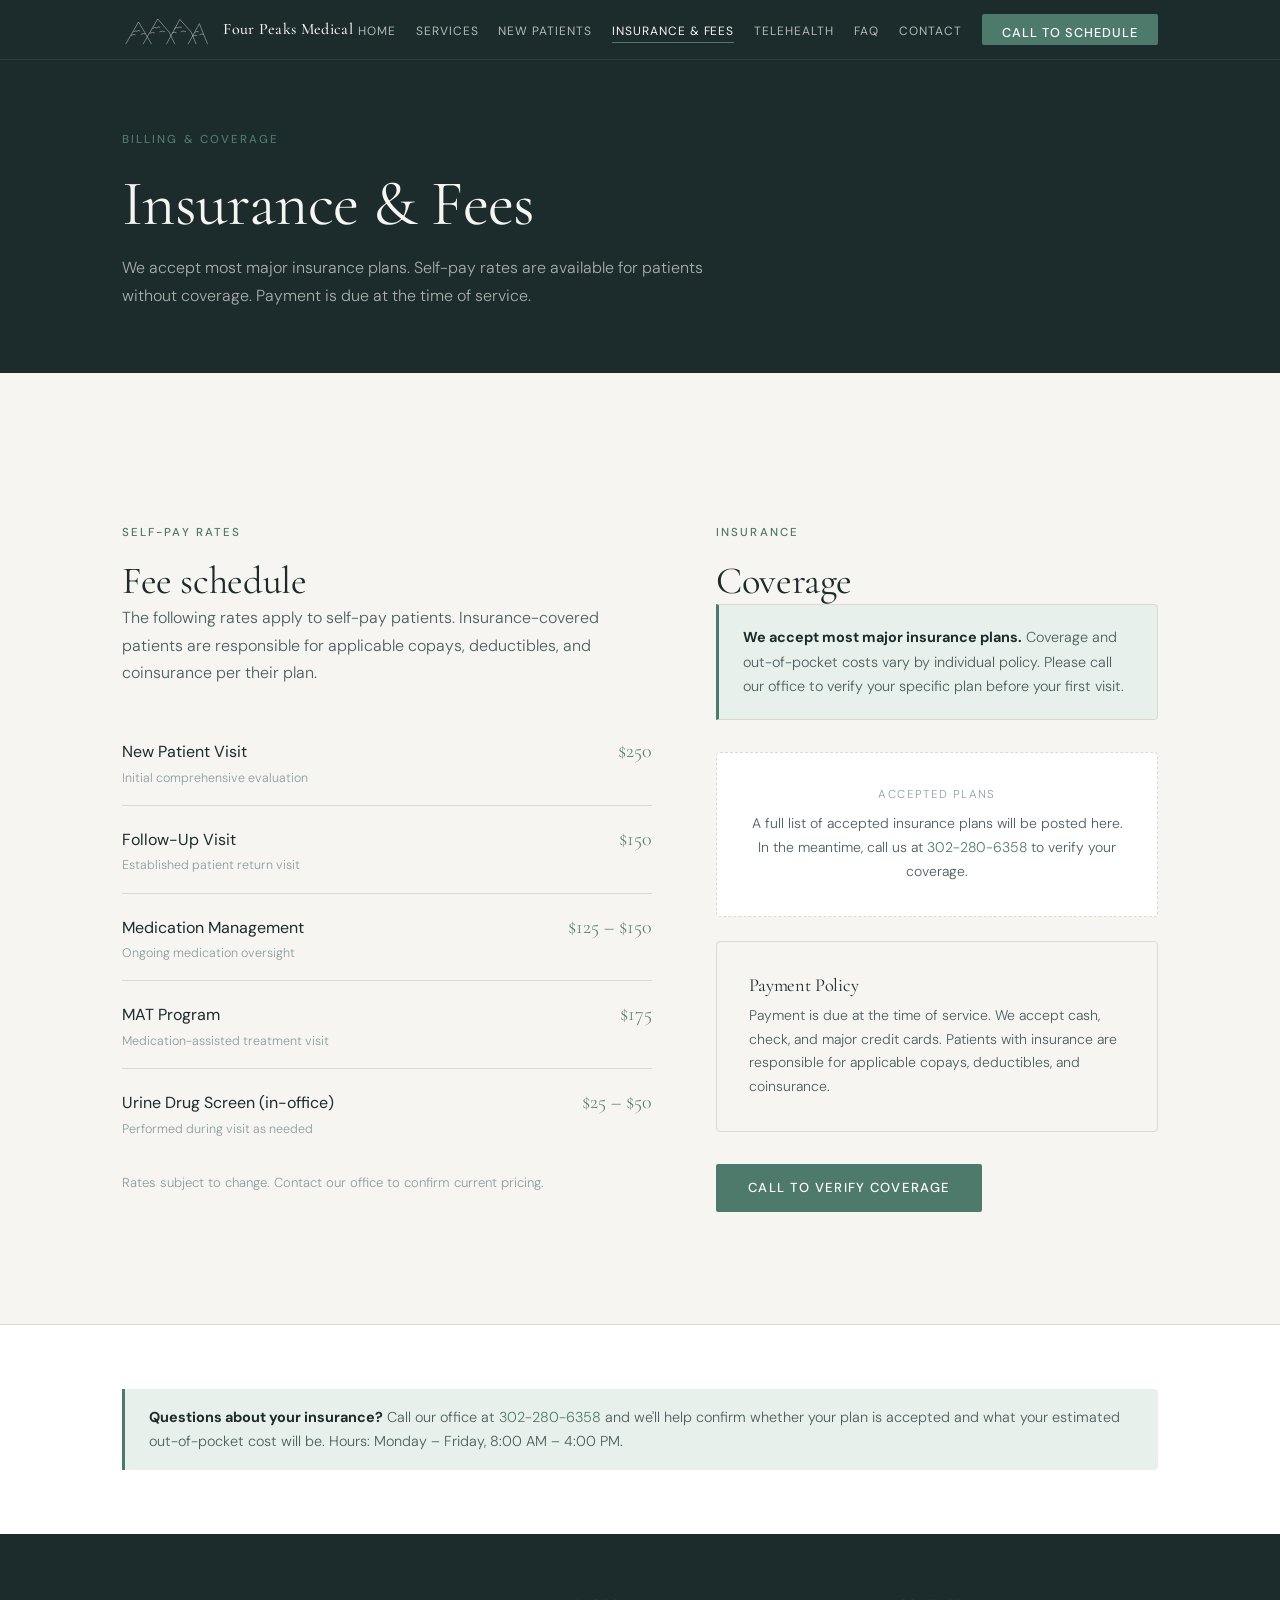
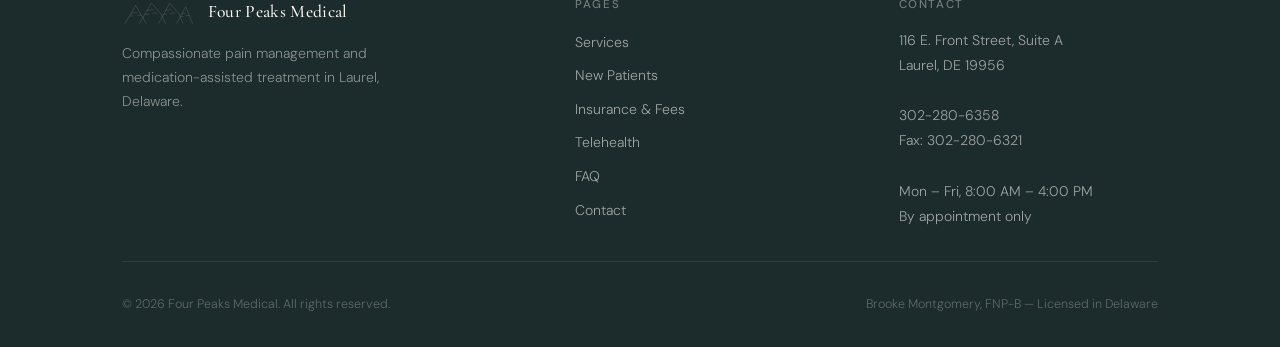
<file: insurance-fees.html>
<!DOCTYPE html>
<html lang="en">
<head>
  <meta charset="UTF-8" />
  <meta name="viewport" content="width=device-width, initial-scale=1.0" />
  <title>Insurance & Fees | Four Peaks Medical — Laurel, Delaware</title>
  <meta name="description" content="Four Peaks Medical accepts most major insurance plans. Self-pay rates available. New patient visit $250. MAT program $175. Located in Laurel, Delaware." />
  <meta name="robots" content="index, follow" />
  <link rel="canonical" href="https://fourpeaksmedical.com/insurance-fees.html" />
  <meta property="og:type"        content="website" />
  <meta property="og:url"         content="https://fourpeaksmedical.com/insurance-fees.html" />
  <meta property="og:title"       content="Insurance & Fees | Four Peaks Medical" />
  <meta property="og:description" content="Insurance and self-pay rates for pain management and MAT at Four Peaks Medical, Laurel Delaware." />
  <meta name="geo.region"    content="US-DE" />
  <meta name="geo.placename" content="Laurel, Delaware" />
  <meta name="geo.position"  content="38.5568;-75.5710" />
  <meta name="ICBM"          content="38.5568, -75.5710" />
  <link rel="icon" type="image/jpeg" href="assets/images/logo.svg" />
  <link rel="stylesheet" href="css/style.css" />

  <script type="application/ld+json">
  {
    "@context": "https://schema.org",
    "@type": "MedicalBusiness",
    "@id": "https://fourpeaksmedical.com/#practice",
    "name": "Four Peaks Medical",
    "url": "https://fourpeaksmedical.com",
    "telephone": "+13022806358",
    "priceRange": "$$",
    "paymentAccepted": "Cash, Check, Credit Card, Most Major Insurance",
    "address": {
      "@type": "PostalAddress",
      "streetAddress": "116 E. Front Street, Suite A",
      "addressLocality": "Laurel",
      "addressRegion": "DE",
      "postalCode": "19956",
      "addressCountry": "US"
    }
  }
  </script>

  <style>
    .fees-grid {
      display: grid;
      grid-template-columns: 1.2fr 1fr;
      gap: var(--space-lg);
      align-items: start;
      margin-top: var(--space-md);
    }

    .fee-row {
      display: flex;
      justify-content: space-between;
      align-items: baseline;
      padding: 1rem 0;
      border-bottom: 1px solid var(--color-border);
      gap: 1rem;
    }

    .fee-row:last-child { border-bottom: none; }

    .fee-row-name {
      font-weight: 400;
      color: var(--color-ink);
    }

    .fee-row-amount {
      font-family: var(--font-display);
      font-size: 1.25rem;
      color: var(--color-accent);
      white-space: nowrap;
    }

    .fee-row-note {
      font-size: 0.78rem;
      color: var(--color-ink-muted);
      display: block;
      margin-top: 0.15rem;
    }

    .insurance-note {
      background: var(--color-accent-lt);
      border: 1px solid var(--color-border);
      border-left: 3px solid var(--color-accent);
      border-radius: 0 4px 4px 0;
      padding: 1.25rem 1.5rem;
      font-size: 0.9rem;
      color: var(--color-ink-soft);
      margin-bottom: var(--space-md);
    }

    .insurance-note strong { color: var(--color-ink); }

    .insurance-placeholder {
      background: var(--color-surface);
      border: 1px dashed var(--color-border);
      border-radius: 4px;
      padding: var(--space-md);
      text-align: center;
    }

    .insurance-placeholder p {
      margin: 0 auto;
      font-size: 0.875rem;
    }

    .insurance-placeholder .placeholder-label {
      font-size: 0.72rem;
      letter-spacing: 0.12em;
      text-transform: uppercase;
      color: var(--color-ink-muted);
      margin-bottom: 0.5rem;
    }

    @media (max-width: 700px) {
      .fees-grid { grid-template-columns: 1fr; }
    }
  </style>
</head>
<body>

  <header id="site-header" role="banner">
    <div class="container header-inner">
      <a href="index.html" class="site-logo" aria-label="Four Peaks Medical — Home">
        <svg class="logo-svg" xmlns="http://www.w3.org/2000/svg" viewBox="0 0 420 160" fill="none" stroke="currentColor" stroke-width="2.2" stroke-linecap="round" stroke-linejoin="round" aria-hidden="true"><polyline points="18,145 78,42 138,145"/><path d="M55,88 Q62,82 70,86 Q76,80 84,84"/><path d="M44,105 Q54,98 62,102"/><path d="M90,100 Q100,94 108,98"/><polyline points="100,145 168,28 222,90 248,145"/><path d="M145,72 Q154,65 163,70 Q170,62 178,67"/><path d="M132,95 Q143,88 152,93"/><path d="M178,88 Q190,82 200,87"/><polyline points="210,145 272,30 326,90 348,145"/><path d="M248,72 Q257,65 265,70 Q272,62 280,67"/><path d="M236,94 Q246,87 255,92"/><path d="M278,88 Q289,82 299,87"/><polyline points="312,145 364,50 402,145"/><path d="M344,90 Q352,83 360,88"/><path d="M334,108 Q344,101 352,106"/><path d="M366,102 Q375,96 383,100"/></svg>
        <div class="site-logo-text">
          <span class="name">Four Peaks Medical</span>
          
        </div>
      </a>
      <button class="hamburger" aria-label="Toggle navigation" aria-expanded="false" aria-controls="site-nav">
        <span></span><span></span><span></span>
      </button>
      <nav id="site-nav" role="navigation" aria-label="Main navigation">
        <ul>
          <li><a href="index.html">Home</a></li>
          <li><a href="services.html">Services</a></li>
          <li><a href="new-patients.html">New Patients</a></li>
          <li><a href="insurance-fees.html" class="active">Insurance &amp; Fees</a></li>
          <li><a href="telehealth.html">Telehealth</a></li>
          <li><a href="faq.html">FAQ</a></li>
          <li><a href="contact.html">Contact</a></li>
          <li><a href="tel:3022806358" class="nav-cta">Call to Schedule</a></li>
        </ul>
      </nav>
    </div>
  </header>

  <main id="main-content">

    <section class="page-hero" aria-labelledby="page-title">
      <div class="container">
        <span class="section-label fade-up">Billing &amp; Coverage</span>
        <h1 id="page-title" class="fade-up" data-delay="1">Insurance &amp; Fees</h1>
        <p class="fade-up" data-delay="2">
          We accept most major insurance plans. Self-pay rates are available for patients 
          without coverage. Payment is due at the time of service.
        </p>
      </div>
    </section>

    <section class="section" aria-labelledby="fees-heading">
      <div class="container">

        <div class="fees-grid">

          <!-- Self-Pay Rates -->
          <div>
            <span class="section-label fade-up">Self-Pay Rates</span>
            <h2 id="fees-heading" class="fade-up" data-delay="1">Fee schedule</h2>
            <p class="fade-up" data-delay="2" style="margin-bottom: var(--space-md);">
              The following rates apply to self-pay patients. Insurance-covered patients 
              are responsible for applicable copays, deductibles, and coinsurance per their plan.
            </p>

            <div role="table" aria-label="Self-pay fee schedule">
              <div class="fee-row fade-up" role="row" data-delay="0">
                <div role="cell">
                  <span class="fee-row-name">New Patient Visit</span>
                  <span class="fee-row-note">Initial comprehensive evaluation</span>
                </div>
                <span class="fee-row-amount" role="cell">$250</span>
              </div>
              <div class="fee-row fade-up" role="row" data-delay="1">
                <div role="cell">
                  <span class="fee-row-name">Follow-Up Visit</span>
                  <span class="fee-row-note">Established patient return visit</span>
                </div>
                <span class="fee-row-amount" role="cell">$150</span>
              </div>
              <div class="fee-row fade-up" role="row" data-delay="2">
                <div role="cell">
                  <span class="fee-row-name">Medication Management</span>
                  <span class="fee-row-note">Ongoing medication oversight</span>
                </div>
                <span class="fee-row-amount" role="cell">$125 – $150</span>
              </div>
              <div class="fee-row fade-up" role="row" data-delay="3">
                <div role="cell">
                  <span class="fee-row-name">MAT Program</span>
                  <span class="fee-row-note">Medication-assisted treatment visit</span>
                </div>
                <span class="fee-row-amount" role="cell">$175</span>
              </div>
              <div class="fee-row fade-up" role="row" data-delay="4">
                <div role="cell">
                  <span class="fee-row-name">Urine Drug Screen (in-office)</span>
                  <span class="fee-row-note">Performed during visit as needed</span>
                </div>
                <span class="fee-row-amount" role="cell">$25 – $50</span>
              </div>
            </div>

            <p class="fade-up" style="margin-top: var(--space-sm); font-size: 0.82rem; color: var(--color-ink-muted);">
              Rates subject to change. Contact our office to confirm current pricing.
            </p>
          </div>

          <!-- Insurance -->
          <div>
            <span class="section-label fade-up">Insurance</span>
            <h2 class="fade-up" data-delay="1">Coverage</h2>

            <div class="insurance-note fade-up" data-delay="2" role="note">
              <strong>We accept most major insurance plans.</strong> Coverage and 
              out-of-pocket costs vary by individual policy. Please call our office 
              to verify your specific plan before your first visit.
            </div>

            <div class="insurance-placeholder fade-up" data-delay="3">
              <p class="placeholder-label">Accepted Plans</p>
              <p>
                A full list of accepted insurance plans will be posted here. 
                In the meantime, call us at 
                <a href="tel:3022806358" style="color:var(--color-accent);">302-280-6358</a> 
                to verify your coverage.
              </p>
            </div>

            <div class="card fade-up" style="margin-top: 1.5rem; background: var(--color-bg);" data-delay="4">
              <h4 style="margin-bottom: 0.5rem;">Payment Policy</h4>
              <p style="font-size:0.875rem; max-width:none;">
                Payment is due at the time of service. We accept cash, check, 
                and major credit cards. Patients with insurance are responsible 
                for applicable copays, deductibles, and coinsurance.
              </p>
            </div>

            <div style="margin-top: var(--space-md);" class="fade-up" data-delay="5">
              <a href="tel:3022806358" class="btn btn-primary">Call to Verify Coverage</a>
            </div>
          </div>

        </div>
      </div>
    </section>

    <!-- Medicare/Medicaid placeholder note -->
    <section class="section-sm" style="background: var(--color-surface); border-top: 1px solid var(--color-border);">
      <div class="container">
        <div class="notice-banner fade-up">
          <strong>Questions about your insurance?</strong> Call our office at 
          <a href="tel:3022806358" style="color:var(--color-accent);">302-280-6358</a> and 
          we'll help confirm whether your plan is accepted and what your estimated 
          out-of-pocket cost will be. Hours: Monday – Friday, 8:00 AM – 4:00 PM.
        </div>
      </div>
    </section>

  </main>

  <footer id="site-footer" role="contentinfo">
    <div class="container">
      <div class="footer-grid">
        <div class="footer-brand">
          <a href="index.html" class="site-logo" aria-label="Four Peaks Medical">
            <svg class="logo-svg" xmlns="http://www.w3.org/2000/svg" viewBox="0 0 420 160" fill="none" stroke="currentColor" stroke-width="2.2" stroke-linecap="round" stroke-linejoin="round" aria-hidden="true"><polyline points="18,145 78,42 138,145"/><path d="M55,88 Q62,82 70,86 Q76,80 84,84"/><path d="M44,105 Q54,98 62,102"/><path d="M90,100 Q100,94 108,98"/><polyline points="100,145 168,28 222,90 248,145"/><path d="M145,72 Q154,65 163,70 Q170,62 178,67"/><path d="M132,95 Q143,88 152,93"/><path d="M178,88 Q190,82 200,87"/><polyline points="210,145 272,30 326,90 348,145"/><path d="M248,72 Q257,65 265,70 Q272,62 280,67"/><path d="M236,94 Q246,87 255,92"/><path d="M278,88 Q289,82 299,87"/><polyline points="312,145 364,50 402,145"/><path d="M344,90 Q352,83 360,88"/><path d="M334,108 Q344,101 352,106"/><path d="M366,102 Q375,96 383,100"/></svg>
            <div class="site-logo-text"><span class="name">Four Peaks Medical</span></div>
          </a>
          <p>Compassionate pain management and medication-assisted treatment in Laurel, Delaware.</p>
        </div>
        <div class="footer-col">
          <h4>Pages</h4>
          <ul>
            <li><a href="services.html">Services</a></li>
            <li><a href="new-patients.html">New Patients</a></li>
            <li><a href="insurance-fees.html">Insurance &amp; Fees</a></li>
            <li><a href="telehealth.html">Telehealth</a></li>
            <li><a href="faq.html">FAQ</a></li>
            <li><a href="contact.html">Contact</a></li>
          </ul>
        </div>
        <div class="footer-col">
          <h4>Contact</h4>
          <address>
            116 E. Front Street, Suite A<br />Laurel, DE 19956<br /><br />
            <a href="tel:3022806358">302-280-6358</a><br />
            Fax: 302-280-6321<br /><br />
            Mon – Fri, 8:00 AM – 4:00 PM<br />By appointment only
          </address>
        </div>
      </div>
      <div class="footer-bottom">
        <span>&copy; <span id="footer-year"></span> Four Peaks Medical. All rights reserved.</span>
        <span>Brooke Montgomery, FNP-B &mdash; Licensed in Delaware</span>
      </div>
    </div>
  </footer>

  <script src="js/main.js"></script>
  <script src="js/schema.js"></script>
  <script>document.getElementById('footer-year').textContent = new Date().getFullYear();</script>
</body>
</html>
</file>
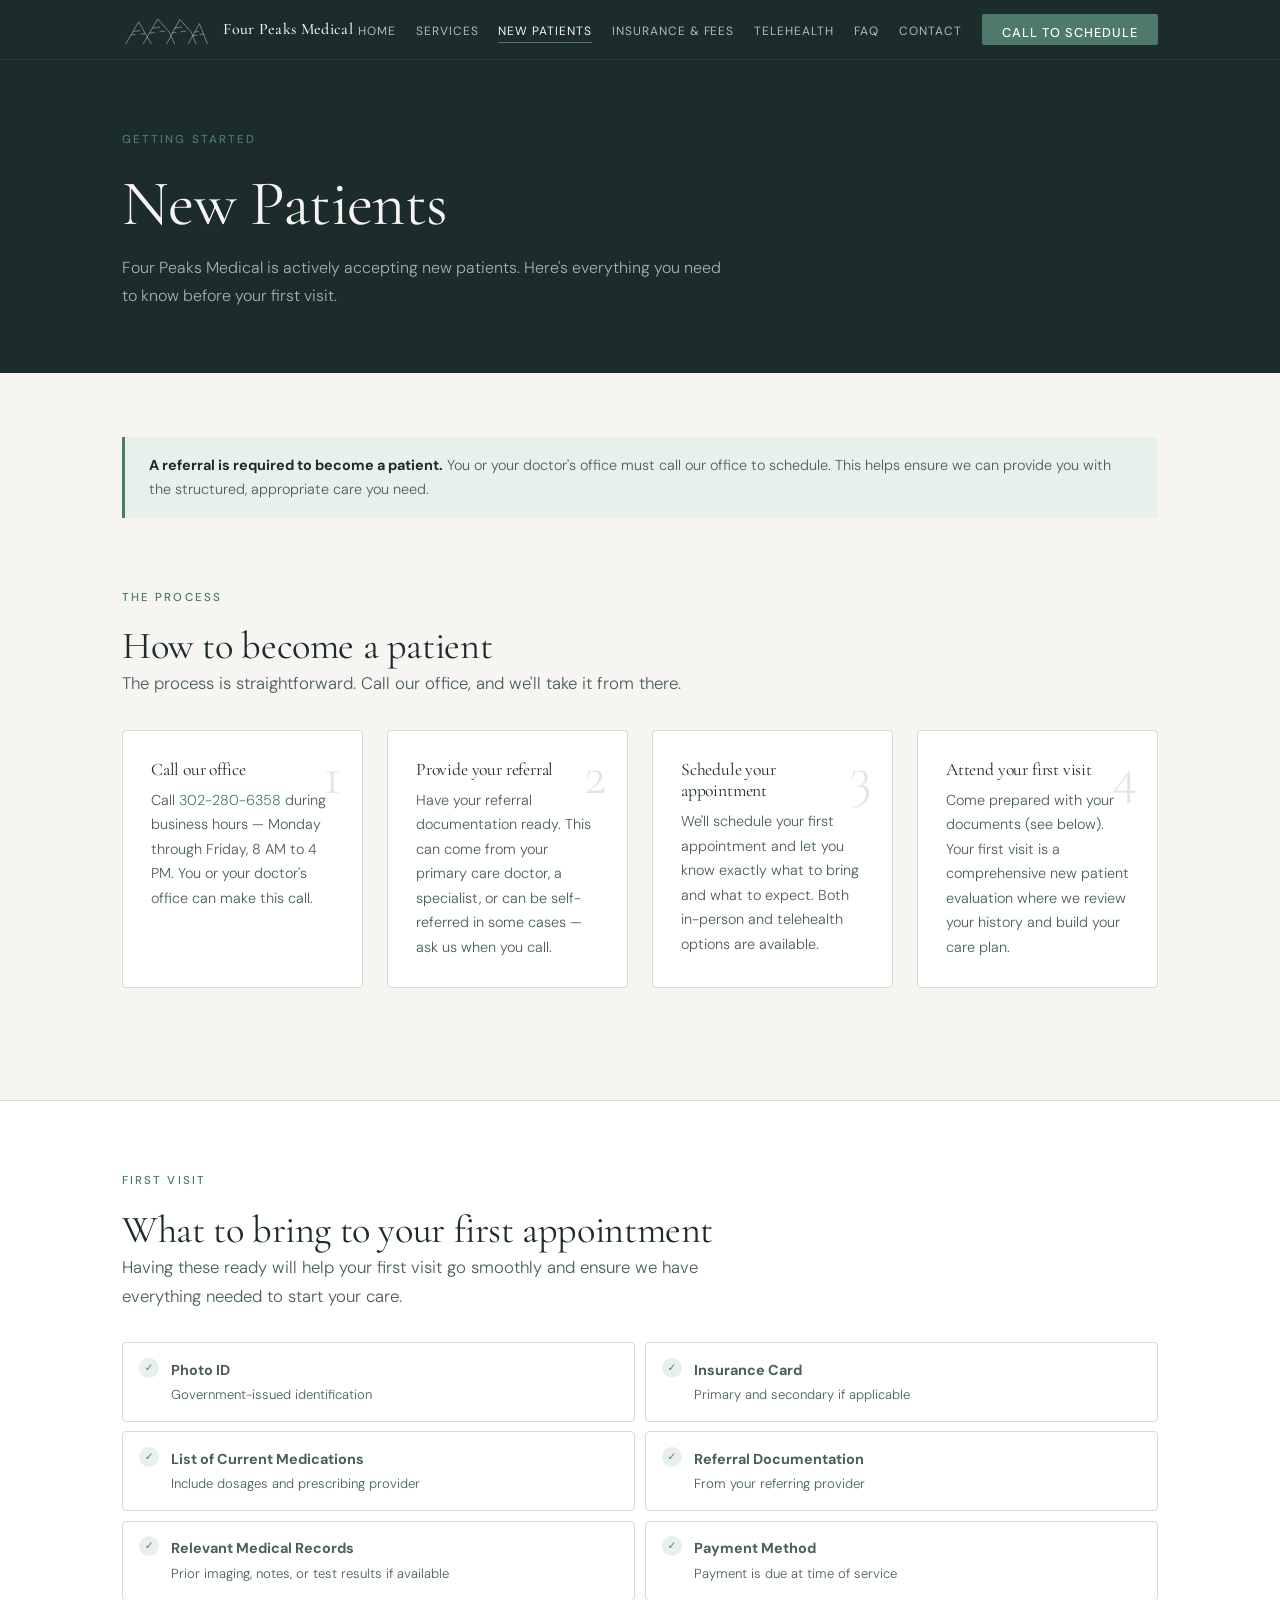
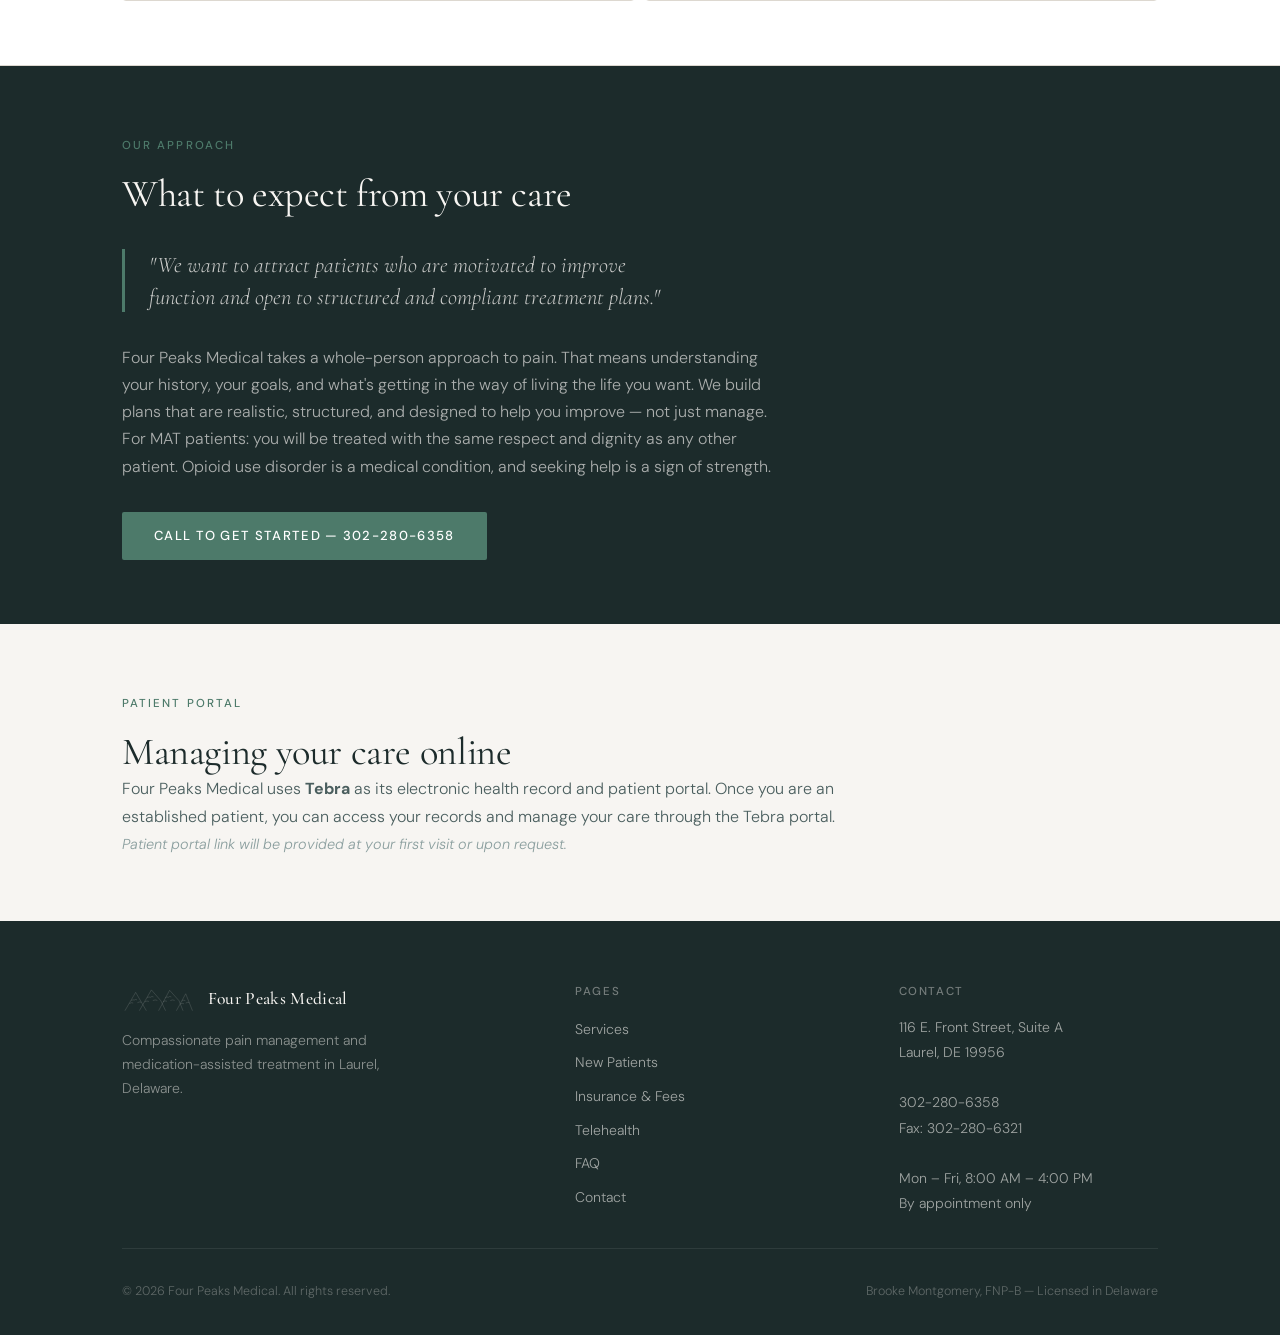
<file: new-patients.html>
<!DOCTYPE html>
<html lang="en">
<head>
  <meta charset="UTF-8" />
  <meta name="viewport" content="width=device-width, initial-scale=1.0" />
  <title>New Patients | Four Peaks Medical — Pain Management, Laurel DE</title>
  <meta name="description" content="Becoming a new patient at Four Peaks Medical in Laurel, Delaware. A referral is required. Learn what to expect, what to bring, and how to schedule with Brooke Montgomery, FNP-B." />
  <meta name="robots" content="index, follow" />
  <link rel="canonical" href="https://fourpeaksmedical.com/new-patients.html" />
  <meta property="og:type"        content="website" />
  <meta property="og:url"         content="https://fourpeaksmedical.com/new-patients.html" />
  <meta property="og:title"       content="New Patients | Four Peaks Medical" />
  <meta property="og:description" content="How to become a new patient at Four Peaks Medical in Laurel, Delaware. Referral required." />
  <meta name="geo.region"    content="US-DE" />
  <meta name="geo.placename" content="Laurel, Delaware" />
  <meta name="geo.position"  content="38.5568;-75.5710" />
  <meta name="ICBM"          content="38.5568, -75.5710" />
  <link rel="icon" type="image/jpeg" href="assets/images/logo.svg" />
  <link rel="stylesheet" href="css/style.css" />

  <script type="application/ld+json">
  {
    "@context": "https://schema.org",
    "@type": "MedicalBusiness",
    "@id": "https://fourpeaksmedical.com/#practice",
    "name": "Four Peaks Medical",
    "url": "https://fourpeaksmedical.com",
    "telephone": "+13022806358",
    "address": {
      "@type": "PostalAddress",
      "streetAddress": "116 E. Front Street, Suite A",
      "addressLocality": "Laurel",
      "addressRegion": "DE",
      "postalCode": "19956",
      "addressCountry": "US"
    },
    "availableService": {
      "@type": "MedicalTherapy",
      "name": "New Patient Consultation"
    }
  }
  </script>

  <style>
    .steps-grid {
      display: grid;
      grid-template-columns: repeat(auto-fit, minmax(220px, 1fr));
      gap: 1.5rem;
      margin-top: var(--space-md);
      counter-reset: steps;
    }

    .step-card {
      background: var(--color-surface);
      border: 1px solid var(--color-border);
      border-radius: 4px;
      padding: 1.75rem;
      position: relative;
      counter-increment: steps;
    }

    .step-card::before {
      content: counter(steps);
      font-family: var(--font-display);
      font-size: 3.5rem;
      font-weight: 300;
      color: var(--color-accent);
      opacity: 0.18;
      position: absolute;
      top: 1rem;
      right: 1.25rem;
      line-height: 1;
    }

    .step-card h3 { margin-bottom: 0.5rem; font-size: 1.1rem; }
    .step-card p { font-size: 0.9rem; max-width: none; }

    .bring-list {
      display: grid;
      grid-template-columns: 1fr 1fr;
      gap: 0.6rem;
      margin-top: var(--space-sm);
    }

    .bring-item {
      display: flex;
      gap: 0.75rem;
      align-items: flex-start;
      padding: 0.9rem 1rem;
      background: var(--color-surface);
      border: 1px solid var(--color-border);
      border-radius: 4px;
      font-size: 0.9rem;
      color: var(--color-ink-soft);
    }

    .bring-item-icon {
      width: 20px;
      height: 20px;
      border-radius: 50%;
      background: var(--color-accent-lt);
      flex-shrink: 0;
      display: flex;
      align-items: center;
      justify-content: center;
    }

    .bring-item-icon::after {
      content: '✓';
      font-size: 0.65rem;
      color: var(--color-accent);
      font-weight: 700;
    }

    .philosophy-band {
      background: var(--color-ink);
      color: var(--color-header-txt);
      padding: var(--space-lg) 0;
    }

    .philosophy-band .section-label { color: var(--color-accent); }
    .philosophy-band h2 { color: var(--color-header-txt); margin-bottom: 0.75rem; }
    .philosophy-band p { color: rgba(247,245,242,0.65); max-width: 60ch; }

    .philosophy-band blockquote {
      border-left: 3px solid var(--color-accent);
      padding-left: 1.5rem;
      margin: var(--space-md) 0;
      font-family: var(--font-display);
      font-size: 1.4rem;
      font-style: italic;
      color: rgba(247,245,242,0.8);
      line-height: 1.4;
      max-width: 55ch;
    }

    @media (max-width: 600px) {
      .bring-list { grid-template-columns: 1fr; }
    }
  </style>
</head>
<body>

  <header id="site-header" role="banner">
    <div class="container header-inner">
      <a href="index.html" class="site-logo" aria-label="Four Peaks Medical — Home">
        <svg class="logo-svg" xmlns="http://www.w3.org/2000/svg" viewBox="0 0 420 160" fill="none" stroke="currentColor" stroke-width="2.2" stroke-linecap="round" stroke-linejoin="round" aria-hidden="true"><polyline points="18,145 78,42 138,145"/><path d="M55,88 Q62,82 70,86 Q76,80 84,84"/><path d="M44,105 Q54,98 62,102"/><path d="M90,100 Q100,94 108,98"/><polyline points="100,145 168,28 222,90 248,145"/><path d="M145,72 Q154,65 163,70 Q170,62 178,67"/><path d="M132,95 Q143,88 152,93"/><path d="M178,88 Q190,82 200,87"/><polyline points="210,145 272,30 326,90 348,145"/><path d="M248,72 Q257,65 265,70 Q272,62 280,67"/><path d="M236,94 Q246,87 255,92"/><path d="M278,88 Q289,82 299,87"/><polyline points="312,145 364,50 402,145"/><path d="M344,90 Q352,83 360,88"/><path d="M334,108 Q344,101 352,106"/><path d="M366,102 Q375,96 383,100"/></svg>
        <div class="site-logo-text">
          <span class="name">Four Peaks Medical</span>
          
        </div>
      </a>
      <button class="hamburger" aria-label="Toggle navigation" aria-expanded="false" aria-controls="site-nav">
        <span></span><span></span><span></span>
      </button>
      <nav id="site-nav" role="navigation" aria-label="Main navigation">
        <ul>
          <li><a href="index.html">Home</a></li>
          <li><a href="services.html">Services</a></li>
          <li><a href="new-patients.html" class="active">New Patients</a></li>
          <li><a href="insurance-fees.html">Insurance &amp; Fees</a></li>
          <li><a href="telehealth.html">Telehealth</a></li>
          <li><a href="faq.html">FAQ</a></li>
          <li><a href="contact.html">Contact</a></li>
          <li><a href="tel:3022806358" class="nav-cta">Call to Schedule</a></li>
        </ul>
      </nav>
    </div>
  </header>

  <main id="main-content">

    <section class="page-hero" aria-labelledby="page-title">
      <div class="container">
        <span class="section-label fade-up">Getting Started</span>
        <h1 id="page-title" class="fade-up" data-delay="1">New Patients</h1>
        <p class="fade-up" data-delay="2">
          Four Peaks Medical is actively accepting new patients. Here's everything 
          you need to know before your first visit.
        </p>
      </div>
    </section>

    <!-- Referral Notice -->
    <section class="section-sm" aria-labelledby="referral-heading">
      <div class="container">
        <div class="notice-banner fade-up" role="note">
          <strong>A referral is required to become a patient.</strong> You or your 
          doctor's office must call our office to schedule. This helps ensure we can 
          provide you with the structured, appropriate care you need.
        </div>
      </div>
    </section>

    <!-- How to Become a Patient -->
    <section class="section" aria-labelledby="steps-heading" style="padding-top:0;">
      <div class="container">
        <span class="section-label fade-up">The Process</span>
        <h2 id="steps-heading" class="fade-up" data-delay="1">How to become a patient</h2>
        <p class="section-intro fade-up" data-delay="2">
          The process is straightforward. Call our office, and we'll take it from there.
        </p>

        <div class="steps-grid">
          <div class="step-card fade-up" data-delay="0">
            <h3>Call our office</h3>
            <p>Call <a href="tel:3022806358" style="color:var(--color-accent);">302-280-6358</a> during business hours — Monday through Friday, 8 AM to 4 PM. You or your doctor's office can make this call.</p>
          </div>
          <div class="step-card fade-up" data-delay="1">
            <h3>Provide your referral</h3>
            <p>Have your referral documentation ready. This can come from your primary care doctor, a specialist, or can be self-referred in some cases — ask us when you call.</p>
          </div>
          <div class="step-card fade-up" data-delay="2">
            <h3>Schedule your appointment</h3>
            <p>We'll schedule your first appointment and let you know exactly what to bring and what to expect. Both in-person and telehealth options are available.</p>
          </div>
          <div class="step-card fade-up" data-delay="3">
            <h3>Attend your first visit</h3>
            <p>Come prepared with your documents (see below). Your first visit is a comprehensive new patient evaluation where we review your history and build your care plan.</p>
          </div>
        </div>
      </div>
    </section>

    <!-- What to Bring -->
    <section class="section-sm" style="background: var(--color-surface); border-top: 1px solid var(--color-border); border-bottom: 1px solid var(--color-border);">
      <div class="container">
        <span class="section-label fade-up">First Visit</span>
        <h2 class="fade-up" data-delay="1">What to bring to your first appointment</h2>
        <p class="section-intro fade-up" data-delay="2">
          Having these ready will help your first visit go smoothly and ensure we have 
          everything needed to start your care.
        </p>
        <div class="bring-list" role="list" aria-label="Items to bring">
          <div class="bring-item fade-up" role="listitem" data-delay="0">
            <div class="bring-item-icon" aria-hidden="true"></div>
            <div>
              <strong>Photo ID</strong><br />
              <span style="font-size:0.82rem;">Government-issued identification</span>
            </div>
          </div>
          <div class="bring-item fade-up" role="listitem" data-delay="1">
            <div class="bring-item-icon" aria-hidden="true"></div>
            <div>
              <strong>Insurance Card</strong><br />
              <span style="font-size:0.82rem;">Primary and secondary if applicable</span>
            </div>
          </div>
          <div class="bring-item fade-up" role="listitem" data-delay="2">
            <div class="bring-item-icon" aria-hidden="true"></div>
            <div>
              <strong>List of Current Medications</strong><br />
              <span style="font-size:0.82rem;">Include dosages and prescribing provider</span>
            </div>
          </div>
          <div class="bring-item fade-up" role="listitem" data-delay="3">
            <div class="bring-item-icon" aria-hidden="true"></div>
            <div>
              <strong>Referral Documentation</strong><br />
              <span style="font-size:0.82rem;">From your referring provider</span>
            </div>
          </div>
          <div class="bring-item fade-up" role="listitem" data-delay="4">
            <div class="bring-item-icon" aria-hidden="true"></div>
            <div>
              <strong>Relevant Medical Records</strong><br />
              <span style="font-size:0.82rem;">Prior imaging, notes, or test results if available</span>
            </div>
          </div>
          <div class="bring-item fade-up" role="listitem" data-delay="5">
            <div class="bring-item-icon" aria-hidden="true"></div>
            <div>
              <strong>Payment Method</strong><br />
              <span style="font-size:0.82rem;">Payment is due at time of service</span>
            </div>
          </div>
        </div>
      </div>
    </section>

    <!-- Philosophy -->
    <section class="philosophy-band" aria-labelledby="philosophy-heading">
      <div class="container">
        <span class="section-label">Our Approach</span>
        <h2 id="philosophy-heading" class="fade-up">What to expect from your care</h2>
        <blockquote class="fade-up" data-delay="1">
          "We want to attract patients who are motivated to improve function and open 
          to structured and compliant treatment plans."
        </blockquote>
        <p class="fade-up" data-delay="2">
          Four Peaks Medical takes a whole-person approach to pain. That means understanding 
          your history, your goals, and what's getting in the way of living the life you want. 
          We build plans that are realistic, structured, and designed to help you improve 
          — not just manage.
        </p>
        <p class="fade-up" data-delay="3">
          For MAT patients: you will be treated with the same respect and dignity as any 
          other patient. Opioid use disorder is a medical condition, and seeking help is a 
          sign of strength.
        </p>
        <div class="fade-up" style="margin-top: var(--space-md);">
          <a href="tel:3022806358" class="btn btn-primary">Call to Get Started — 302-280-6358</a>
        </div>
      </div>
    </section>

    <!-- Patient Portal -->
    <section class="section-sm">
      <div class="container">
        <span class="section-label fade-up">Patient Portal</span>
        <h2 class="fade-up" data-delay="1">Managing your care online</h2>
        <p class="fade-up" data-delay="2">
          Four Peaks Medical uses <strong>Tebra</strong> as its electronic health record 
          and patient portal. Once you are an established patient, you can access your 
          records and manage your care through the Tebra portal.
        </p>
        <p class="fade-up" data-delay="3">
          <em style="font-size:0.9rem; color: var(--color-ink-muted);">
            Patient portal link will be provided at your first visit or upon request.
          </em>
        </p>
      </div>
    </section>

  </main>

  <footer id="site-footer" role="contentinfo">
    <div class="container">
      <div class="footer-grid">
        <div class="footer-brand">
          <a href="index.html" class="site-logo" aria-label="Four Peaks Medical">
            <svg class="logo-svg" xmlns="http://www.w3.org/2000/svg" viewBox="0 0 420 160" fill="none" stroke="currentColor" stroke-width="2.2" stroke-linecap="round" stroke-linejoin="round" aria-hidden="true"><polyline points="18,145 78,42 138,145"/><path d="M55,88 Q62,82 70,86 Q76,80 84,84"/><path d="M44,105 Q54,98 62,102"/><path d="M90,100 Q100,94 108,98"/><polyline points="100,145 168,28 222,90 248,145"/><path d="M145,72 Q154,65 163,70 Q170,62 178,67"/><path d="M132,95 Q143,88 152,93"/><path d="M178,88 Q190,82 200,87"/><polyline points="210,145 272,30 326,90 348,145"/><path d="M248,72 Q257,65 265,70 Q272,62 280,67"/><path d="M236,94 Q246,87 255,92"/><path d="M278,88 Q289,82 299,87"/><polyline points="312,145 364,50 402,145"/><path d="M344,90 Q352,83 360,88"/><path d="M334,108 Q344,101 352,106"/><path d="M366,102 Q375,96 383,100"/></svg>
            <div class="site-logo-text"><span class="name">Four Peaks Medical</span></div>
          </a>
          <p>Compassionate pain management and medication-assisted treatment in Laurel, Delaware.</p>
        </div>
        <div class="footer-col">
          <h4>Pages</h4>
          <ul>
            <li><a href="services.html">Services</a></li>
            <li><a href="new-patients.html">New Patients</a></li>
            <li><a href="insurance-fees.html">Insurance &amp; Fees</a></li>
            <li><a href="telehealth.html">Telehealth</a></li>
            <li><a href="faq.html">FAQ</a></li>
            <li><a href="contact.html">Contact</a></li>
          </ul>
        </div>
        <div class="footer-col">
          <h4>Contact</h4>
          <address>
            116 E. Front Street, Suite A<br />Laurel, DE 19956<br /><br />
            <a href="tel:3022806358">302-280-6358</a><br />
            Fax: 302-280-6321<br /><br />
            Mon – Fri, 8:00 AM – 4:00 PM<br />By appointment only
          </address>
        </div>
      </div>
      <div class="footer-bottom">
        <span>&copy; <span id="footer-year"></span> Four Peaks Medical. All rights reserved.</span>
        <span>Brooke Montgomery, FNP-B &mdash; Licensed in Delaware</span>
      </div>
    </div>
  </footer>

  <script src="js/main.js"></script>
  <script src="js/schema.js"></script>
  <script>document.getElementById('footer-year').textContent = new Date().getFullYear();</script>
</body>
</html>
</file>
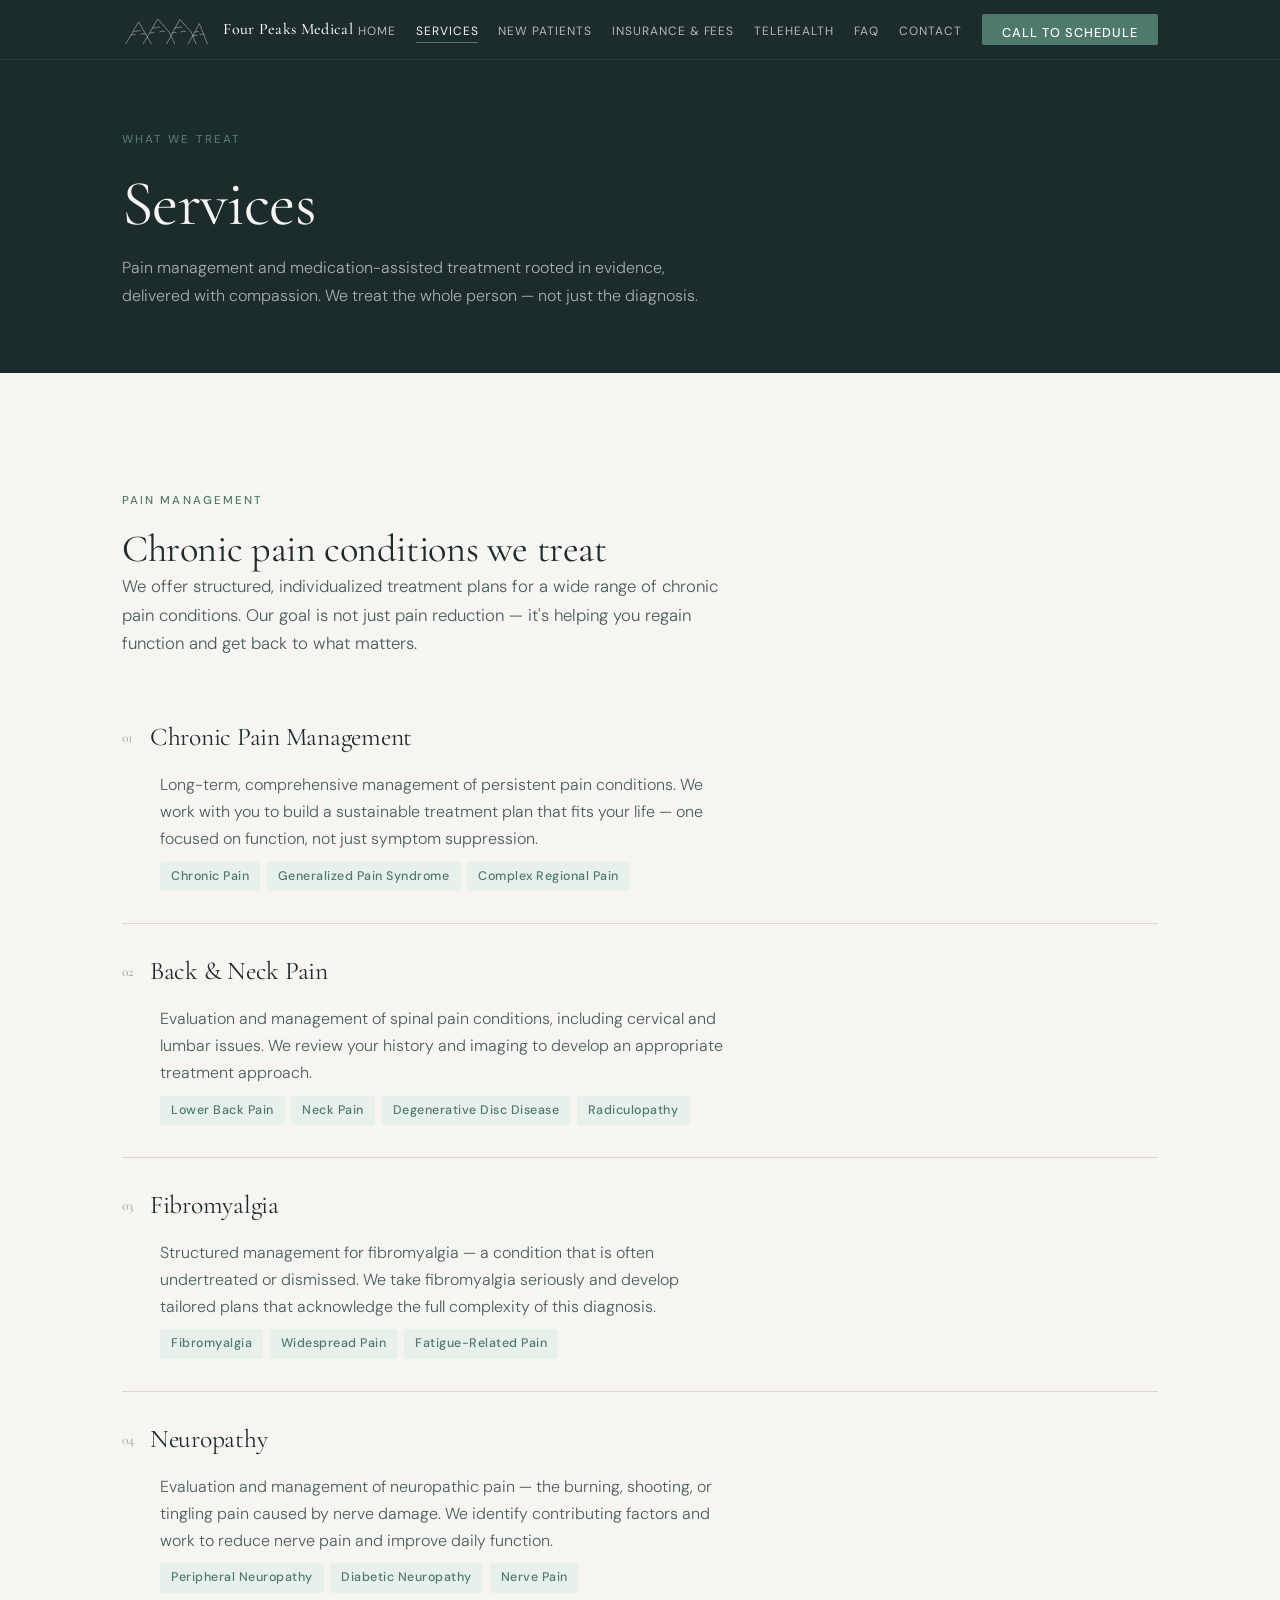
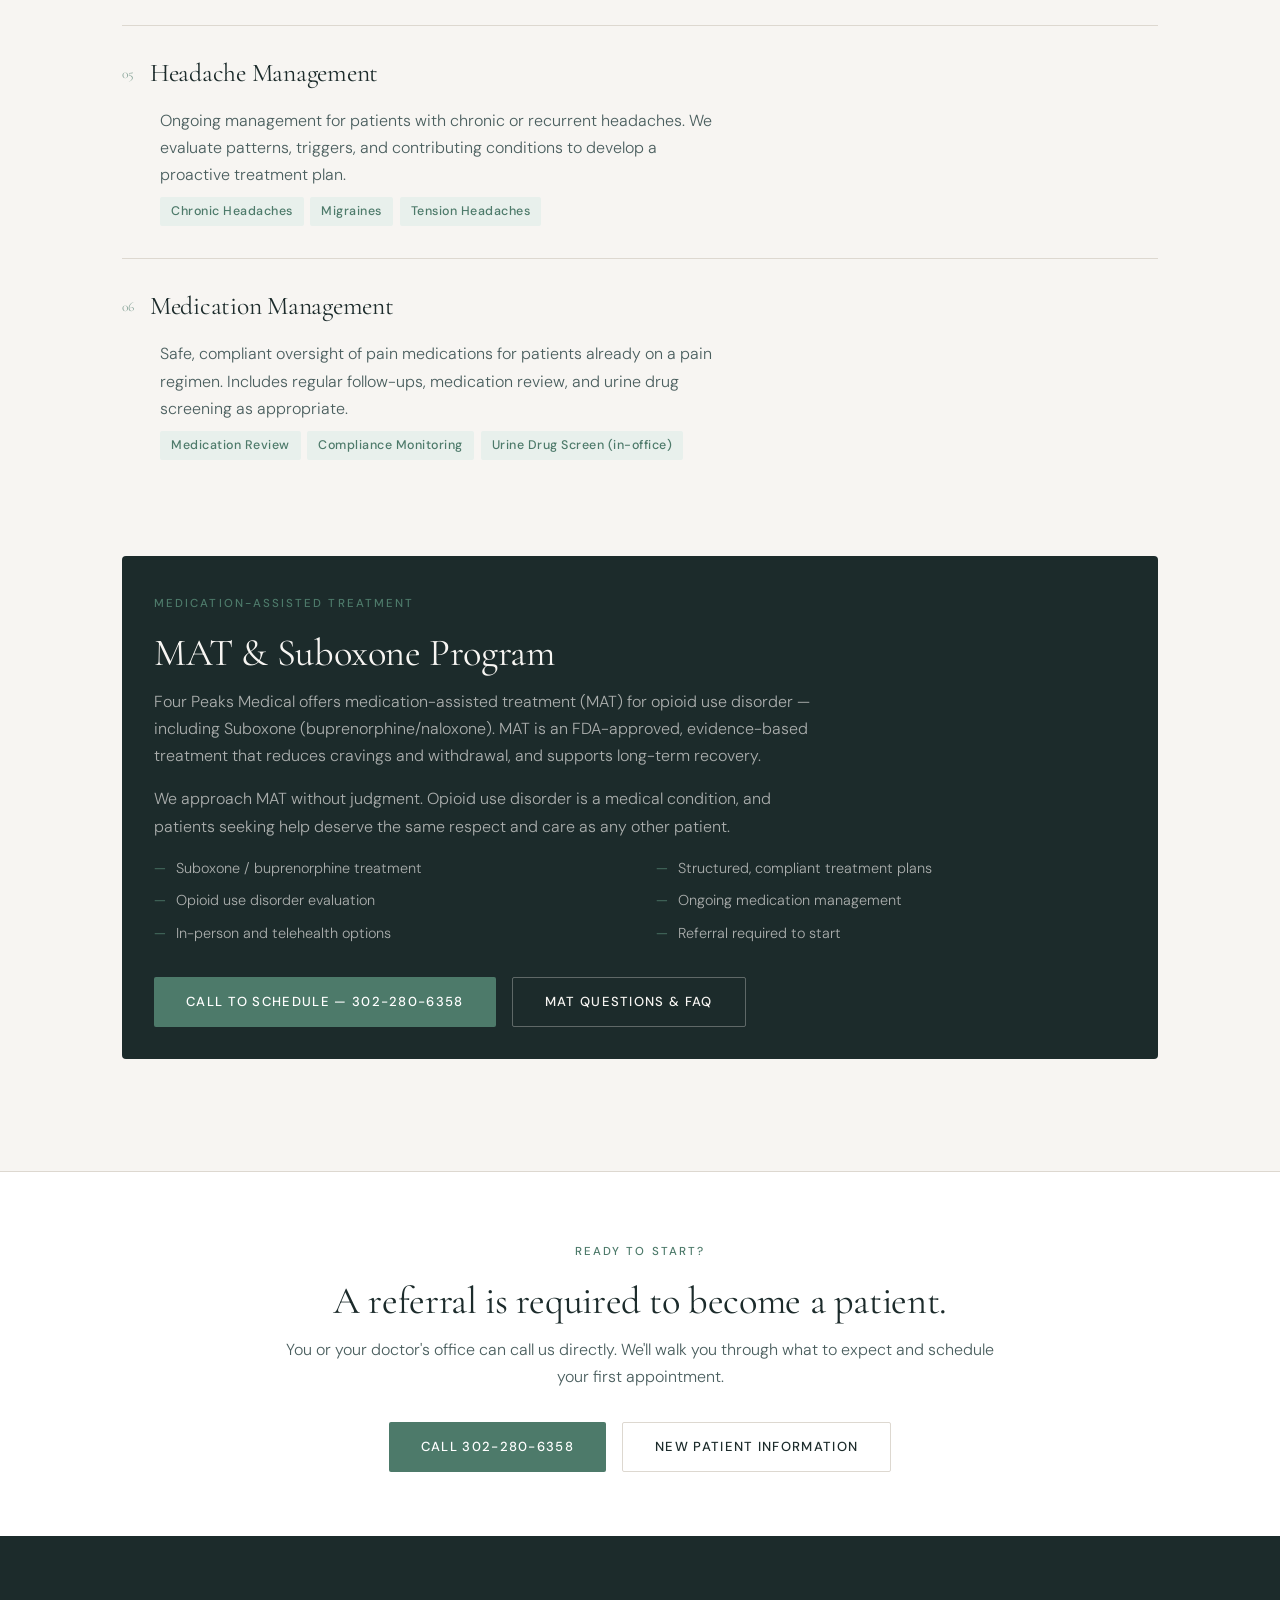
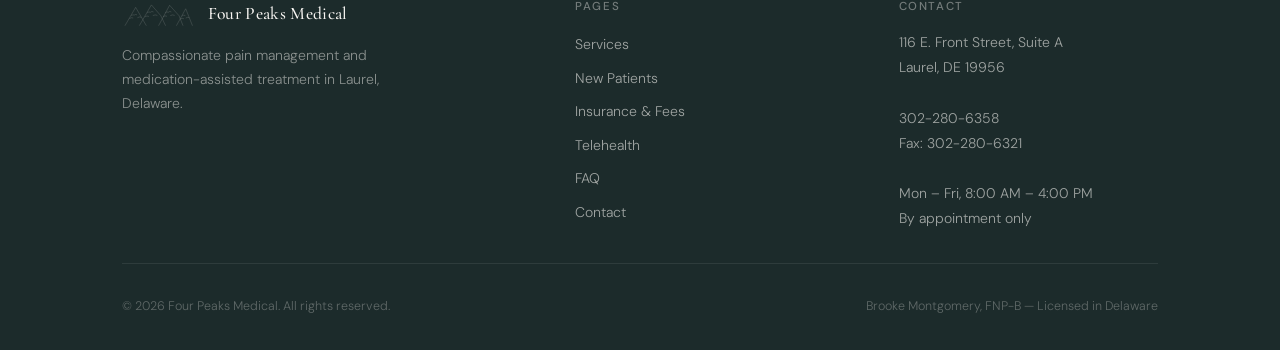
<file: services.html>
<!DOCTYPE html>
<html lang="en">
<head>
  <meta charset="UTF-8" />
  <meta name="viewport" content="width=device-width, initial-scale=1.0" />
  <title>Services | Four Peaks Medical — Pain Management & MAT, Laurel DE</title>
  <meta name="description" content="Four Peaks Medical offers chronic pain management, MAT/Suboxone treatment, medication management, and telehealth in Laurel, Delaware. Brooke Montgomery, FNP-B." />
  <meta name="robots" content="index, follow" />
  <link rel="canonical" href="https://fourpeaksmedical.com/services.html" />
  <meta property="og:type"        content="website" />
  <meta property="og:url"         content="https://fourpeaksmedical.com/services.html" />
  <meta property="og:title"       content="Services | Four Peaks Medical" />
  <meta property="og:description" content="Pain management and MAT services in Laurel, Delaware." />

  <!-- Geo meta tags -->
  <meta name="geo.region"       content="US-DE" />
  <meta name="geo.placename"    content="Laurel, Delaware" />
  <meta name="geo.position"     content="38.5568;-75.5710" />
  <meta name="ICBM"             content="38.5568, -75.5710" />

  <link rel="icon" type="image/jpeg" href="assets/images/logo.svg" />
  <link rel="stylesheet" href="css/style.css" />

  <!-- Page-specific structured data -->
  <script type="application/ld+json">
  {
    "@context": "https://schema.org",
    "@type": "MedicalBusiness",
    "@id": "https://fourpeaksmedical.com/#practice",
    "name": "Four Peaks Medical",
    "url": "https://fourpeaksmedical.com",
    "telephone": "+13022806358",
    "address": {
      "@type": "PostalAddress",
      "streetAddress": "116 E. Front Street, Suite A",
      "addressLocality": "Laurel",
      "addressRegion": "DE",
      "postalCode": "19956",
      "addressCountry": "US"
    },
    "hasOfferCatalog": {
      "@type": "OfferCatalog",
      "name": "Pain Management & MAT Services",
      "itemListElement": [
        {"@type": "Offer", "itemOffered": {"@type": "MedicalTherapy", "name": "Chronic Pain Management"}},
        {"@type": "Offer", "itemOffered": {"@type": "MedicalTherapy", "name": "Medication-Assisted Treatment (MAT)"}},
        {"@type": "Offer", "itemOffered": {"@type": "MedicalTherapy", "name": "Suboxone / Buprenorphine Treatment"}},
        {"@type": "Offer", "itemOffered": {"@type": "MedicalTherapy", "name": "Back and Neck Pain Management"}},
        {"@type": "Offer", "itemOffered": {"@type": "MedicalTherapy", "name": "Fibromyalgia Treatment"}},
        {"@type": "Offer", "itemOffered": {"@type": "MedicalTherapy", "name": "Neuropathy Treatment"}},
        {"@type": "Offer", "itemOffered": {"@type": "MedicalTherapy", "name": "Headache Management"}},
        {"@type": "Offer", "itemOffered": {"@type": "MedicalTherapy", "name": "Medication Management"}},
        {"@type": "Offer", "itemOffered": {"@type": "MedicalTherapy", "name": "Telehealth Appointments"}}
      ]
    }
  }
  </script>

  <style>
    .services-hero-grid {
      display: grid;
      grid-template-columns: 1fr 1fr;
      gap: var(--space-lg);
      align-items: start;
      margin-top: var(--space-md);
    }

    .service-block {
      padding: var(--space-md) 0;
      border-top: 1px solid var(--color-border);
    }

    .service-block:first-child { border-top: none; }

    .service-block-header {
      display: flex;
      align-items: flex-start;
      gap: 1rem;
      margin-bottom: 0.75rem;
    }

    .service-num {
      font-family: var(--font-display);
      font-size: 0.85rem;
      color: var(--color-accent);
      opacity: 0.7;
      min-width: 2ch;
      margin-top: 4px;
    }

    .service-block h3 { margin-bottom: 0.4rem; }

    .service-block p {
      padding-left: calc(2ch + 1rem);
      max-width: 55ch;
    }

    .service-block .conditions-list {
      padding-left: calc(2ch + 1rem);
      margin-top: 0.5rem;
      display: flex;
      flex-wrap: wrap;
      gap: 0.4rem;
    }

    .condition-tag {
      display: inline-block;
      padding: 0.25rem 0.7rem;
      background: var(--color-accent-lt);
      color: var(--color-accent);
      font-size: 0.78rem;
      font-weight: 500;
      border-radius: 2px;
      letter-spacing: 0.04em;
    }

    .mat-callout {
      background: var(--color-ink);
      color: var(--color-header-txt);
      border-radius: 4px;
      padding: var(--space-md) var(--space-md);
      margin-top: var(--space-lg);
    }

    .mat-callout .section-label { color: var(--color-accent); }

    .mat-callout h2 {
      color: var(--color-header-txt);
      margin-bottom: 0.75rem;
    }

    .mat-callout p {
      color: rgba(247,245,242,0.65);
      max-width: 60ch;
      margin-bottom: var(--space-sm);
    }

    .mat-points {
      margin: var(--space-sm) 0;
      display: grid;
      grid-template-columns: 1fr 1fr;
      gap: 0.5rem 2rem;
    }

    .mat-points li {
      display: flex;
      gap: 0.6rem;
      font-size: 0.9rem;
      color: rgba(247,245,242,0.65);
      align-items: flex-start;
    }

    .mat-points li::before {
      content: '—';
      color: var(--color-accent);
      flex-shrink: 0;
    }

    @media (max-width: 700px) {
      .services-hero-grid { grid-template-columns: 1fr; }
      .mat-points { grid-template-columns: 1fr; }
    }
  </style>
</head>
<body>

  <header id="site-header" role="banner">
    <div class="container header-inner">
      <a href="index.html" class="site-logo" aria-label="Four Peaks Medical — Home">
        <svg class="logo-svg" xmlns="http://www.w3.org/2000/svg" viewBox="0 0 420 160" fill="none" stroke="currentColor" stroke-width="2.2" stroke-linecap="round" stroke-linejoin="round" aria-hidden="true"><polyline points="18,145 78,42 138,145"/><path d="M55,88 Q62,82 70,86 Q76,80 84,84"/><path d="M44,105 Q54,98 62,102"/><path d="M90,100 Q100,94 108,98"/><polyline points="100,145 168,28 222,90 248,145"/><path d="M145,72 Q154,65 163,70 Q170,62 178,67"/><path d="M132,95 Q143,88 152,93"/><path d="M178,88 Q190,82 200,87"/><polyline points="210,145 272,30 326,90 348,145"/><path d="M248,72 Q257,65 265,70 Q272,62 280,67"/><path d="M236,94 Q246,87 255,92"/><path d="M278,88 Q289,82 299,87"/><polyline points="312,145 364,50 402,145"/><path d="M344,90 Q352,83 360,88"/><path d="M334,108 Q344,101 352,106"/><path d="M366,102 Q375,96 383,100"/></svg>
        <div class="site-logo-text">
          <span class="name">Four Peaks Medical</span>
          
        </div>
      </a>
      <button class="hamburger" aria-label="Toggle navigation" aria-expanded="false" aria-controls="site-nav">
        <span></span><span></span><span></span>
      </button>
      <nav id="site-nav" role="navigation" aria-label="Main navigation">
        <ul>
          <li><a href="index.html">Home</a></li>
          <li><a href="services.html" class="active">Services</a></li>
          <li><a href="new-patients.html">New Patients</a></li>
          <li><a href="insurance-fees.html">Insurance &amp; Fees</a></li>
          <li><a href="telehealth.html">Telehealth</a></li>
          <li><a href="faq.html">FAQ</a></li>
          <li><a href="contact.html">Contact</a></li>
          <li><a href="tel:3022806358" class="nav-cta">Call to Schedule</a></li>
        </ul>
      </nav>
    </div>
  </header>

  <main id="main-content">

    <section class="page-hero" aria-labelledby="page-title">
      <div class="container">
        <span class="section-label fade-up">What We Treat</span>
        <h1 id="page-title" class="fade-up" data-delay="1">Services</h1>
        <p class="fade-up" data-delay="2">
          Pain management and medication-assisted treatment rooted in evidence, 
          delivered with compassion. We treat the whole person — not just the diagnosis.
        </p>
      </div>
    </section>

    <!-- Services List -->
    <section class="section" aria-labelledby="pain-mgmt-heading">
      <div class="container">

        <span class="section-label fade-up">Pain Management</span>
        <h2 id="pain-mgmt-heading" class="fade-up" data-delay="1">Chronic pain conditions we treat</h2>
        <p class="section-intro fade-up" data-delay="2">
          We offer structured, individualized treatment plans for a wide range of chronic pain 
          conditions. Our goal is not just pain reduction — it's helping you regain function 
          and get back to what matters.
        </p>

        <div role="list" aria-label="Pain management services">

          <div class="service-block fade-up" role="listitem">
            <div class="service-block-header">
              <span class="service-num" aria-hidden="true">01</span>
              <h3>Chronic Pain Management</h3>
            </div>
            <p>
              Long-term, comprehensive management of persistent pain conditions. We work 
              with you to build a sustainable treatment plan that fits your life — one 
              focused on function, not just symptom suppression.
            </p>
            <ul class="conditions-list" aria-label="Conditions treated">
              <li><span class="condition-tag">Chronic Pain</span></li>
              <li><span class="condition-tag">Generalized Pain Syndrome</span></li>
              <li><span class="condition-tag">Complex Regional Pain</span></li>
            </ul>
          </div>

          <div class="service-block fade-up" role="listitem">
            <div class="service-block-header">
              <span class="service-num" aria-hidden="true">02</span>
              <h3>Back &amp; Neck Pain</h3>
            </div>
            <p>
              Evaluation and management of spinal pain conditions, including cervical and 
              lumbar issues. We review your history and imaging to develop an appropriate 
              treatment approach.
            </p>
            <ul class="conditions-list" aria-label="Conditions treated">
              <li><span class="condition-tag">Lower Back Pain</span></li>
              <li><span class="condition-tag">Neck Pain</span></li>
              <li><span class="condition-tag">Degenerative Disc Disease</span></li>
              <li><span class="condition-tag">Radiculopathy</span></li>
            </ul>
          </div>

          <div class="service-block fade-up" role="listitem">
            <div class="service-block-header">
              <span class="service-num" aria-hidden="true">03</span>
              <h3>Fibromyalgia</h3>
            </div>
            <p>
              Structured management for fibromyalgia — a condition that is often 
              undertreated or dismissed. We take fibromyalgia seriously and develop 
              tailored plans that acknowledge the full complexity of this diagnosis.
            </p>
            <ul class="conditions-list" aria-label="Conditions treated">
              <li><span class="condition-tag">Fibromyalgia</span></li>
              <li><span class="condition-tag">Widespread Pain</span></li>
              <li><span class="condition-tag">Fatigue-Related Pain</span></li>
            </ul>
          </div>

          <div class="service-block fade-up" role="listitem">
            <div class="service-block-header">
              <span class="service-num" aria-hidden="true">04</span>
              <h3>Neuropathy</h3>
            </div>
            <p>
              Evaluation and management of neuropathic pain — the burning, shooting, or 
              tingling pain caused by nerve damage. We identify contributing factors and 
              work to reduce nerve pain and improve daily function.
            </p>
            <ul class="conditions-list" aria-label="Conditions treated">
              <li><span class="condition-tag">Peripheral Neuropathy</span></li>
              <li><span class="condition-tag">Diabetic Neuropathy</span></li>
              <li><span class="condition-tag">Nerve Pain</span></li>
            </ul>
          </div>

          <div class="service-block fade-up" role="listitem">
            <div class="service-block-header">
              <span class="service-num" aria-hidden="true">05</span>
              <h3>Headache Management</h3>
            </div>
            <p>
              Ongoing management for patients with chronic or recurrent headaches. 
              We evaluate patterns, triggers, and contributing conditions to develop 
              a proactive treatment plan.
            </p>
            <ul class="conditions-list" aria-label="Conditions treated">
              <li><span class="condition-tag">Chronic Headaches</span></li>
              <li><span class="condition-tag">Migraines</span></li>
              <li><span class="condition-tag">Tension Headaches</span></li>
            </ul>
          </div>

          <div class="service-block fade-up" role="listitem">
            <div class="service-block-header">
              <span class="service-num" aria-hidden="true">06</span>
              <h3>Medication Management</h3>
            </div>
            <p>
              Safe, compliant oversight of pain medications for patients already on a 
              pain regimen. Includes regular follow-ups, medication review, and 
              urine drug screening as appropriate.
            </p>
            <ul class="conditions-list" aria-label="Services included">
              <li><span class="condition-tag">Medication Review</span></li>
              <li><span class="condition-tag">Compliance Monitoring</span></li>
              <li><span class="condition-tag">Urine Drug Screen (in-office)</span></li>
            </ul>
          </div>

        </div><!-- /role list -->

        <!-- MAT Callout -->
        <div class="mat-callout fade-up">
          <span class="section-label">Medication-Assisted Treatment</span>
          <h2>MAT &amp; Suboxone Program</h2>
          <p>
            Four Peaks Medical offers medication-assisted treatment (MAT) for opioid use 
            disorder — including Suboxone (buprenorphine/naloxone). MAT is an 
            FDA-approved, evidence-based treatment that reduces cravings and withdrawal, 
            and supports long-term recovery.
          </p>
          <p>
            We approach MAT without judgment. Opioid use disorder is a medical condition, 
            and patients seeking help deserve the same respect and care as any other patient.
          </p>
          <ul class="mat-points" aria-label="MAT program details">
            <li>Suboxone / buprenorphine treatment</li>
            <li>Structured, compliant treatment plans</li>
            <li>Opioid use disorder evaluation</li>
            <li>Ongoing medication management</li>
            <li>In-person and telehealth options</li>
            <li>Referral required to start</li>
          </ul>
          <div style="margin-top: var(--space-md); display:flex; gap:1rem; flex-wrap:wrap;">
            <a href="tel:3022806358" class="btn btn-primary">Call to Schedule — 302-280-6358</a>
            <a href="faq.html" class="btn btn-outline-light">MAT Questions &amp; FAQ</a>
          </div>
        </div>

      </div>
    </section>

    <!-- Bottom CTA -->
    <section class="section-sm" style="background: var(--color-surface); border-top: 1px solid var(--color-border);">
      <div class="container text-center">
        <span class="section-label fade-up">Ready to Start?</span>
        <h2 class="fade-up" data-delay="1">A referral is required to become a patient.</h2>
        <p class="fade-up" data-delay="2" style="margin: 0.75rem auto var(--space-md);">
          You or your doctor's office can call us directly. We'll walk you through 
          what to expect and schedule your first appointment.
        </p>
        <div class="fade-up" data-delay="3" style="display:flex; gap:1rem; justify-content:center; flex-wrap:wrap;">
          <a href="tel:3022806358" class="btn btn-primary">Call 302-280-6358</a>
          <a href="new-patients.html" class="btn btn-outline">New Patient Information</a>
        </div>
      </div>
    </section>

  </main>

  <footer id="site-footer" role="contentinfo">
    <div class="container">
      <div class="footer-grid">
        <div class="footer-brand">
          <a href="index.html" class="site-logo" aria-label="Four Peaks Medical">
            <svg class="logo-svg" xmlns="http://www.w3.org/2000/svg" viewBox="0 0 420 160" fill="none" stroke="currentColor" stroke-width="2.2" stroke-linecap="round" stroke-linejoin="round" aria-hidden="true"><polyline points="18,145 78,42 138,145"/><path d="M55,88 Q62,82 70,86 Q76,80 84,84"/><path d="M44,105 Q54,98 62,102"/><path d="M90,100 Q100,94 108,98"/><polyline points="100,145 168,28 222,90 248,145"/><path d="M145,72 Q154,65 163,70 Q170,62 178,67"/><path d="M132,95 Q143,88 152,93"/><path d="M178,88 Q190,82 200,87"/><polyline points="210,145 272,30 326,90 348,145"/><path d="M248,72 Q257,65 265,70 Q272,62 280,67"/><path d="M236,94 Q246,87 255,92"/><path d="M278,88 Q289,82 299,87"/><polyline points="312,145 364,50 402,145"/><path d="M344,90 Q352,83 360,88"/><path d="M334,108 Q344,101 352,106"/><path d="M366,102 Q375,96 383,100"/></svg>
            <div class="site-logo-text"><span class="name">Four Peaks Medical</span></div>
          </a>
          <p>Compassionate pain management and medication-assisted treatment in Laurel, Delaware.</p>
        </div>
        <div class="footer-col">
          <h4>Pages</h4>
          <ul>
            <li><a href="services.html">Services</a></li>
            <li><a href="new-patients.html">New Patients</a></li>
            <li><a href="insurance-fees.html">Insurance &amp; Fees</a></li>
            <li><a href="telehealth.html">Telehealth</a></li>
            <li><a href="faq.html">FAQ</a></li>
            <li><a href="contact.html">Contact</a></li>
          </ul>
        </div>
        <div class="footer-col">
          <h4>Contact</h4>
          <address>
            116 E. Front Street, Suite A<br />Laurel, DE 19956<br /><br />
            <a href="tel:3022806358">302-280-6358</a><br />
            Fax: 302-280-6321<br /><br />
            Mon – Fri, 8:00 AM – 4:00 PM<br />By appointment only
          </address>
        </div>
      </div>
      <div class="footer-bottom">
        <span>&copy; <span id="footer-year"></span> Four Peaks Medical. All rights reserved.</span>
        <span>Brooke Montgomery, FNP-B &mdash; Licensed in Delaware</span>
      </div>
    </div>
  </footer>

  <script src="js/main.js"></script>
  <script src="js/schema.js"></script>
  <script>document.getElementById('footer-year').textContent = new Date().getFullYear();</script>
</body>
</html>
</file>
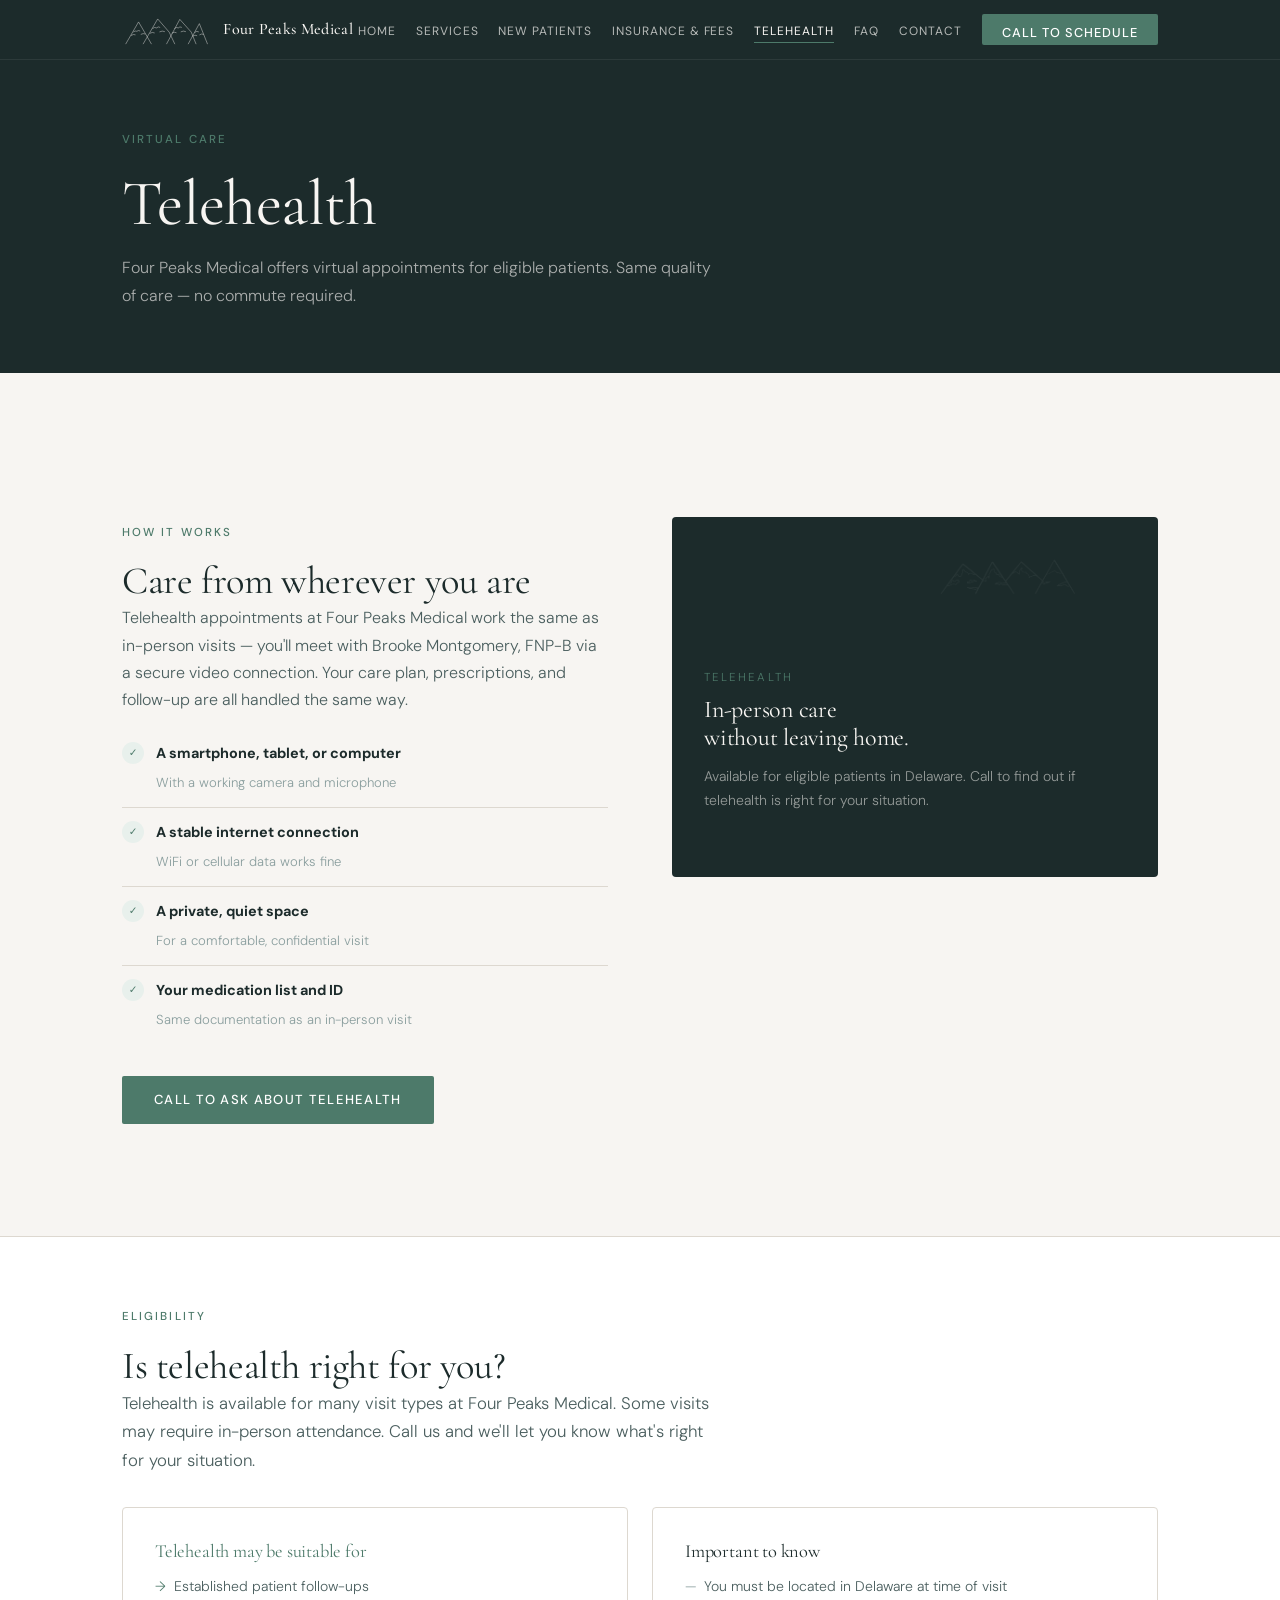
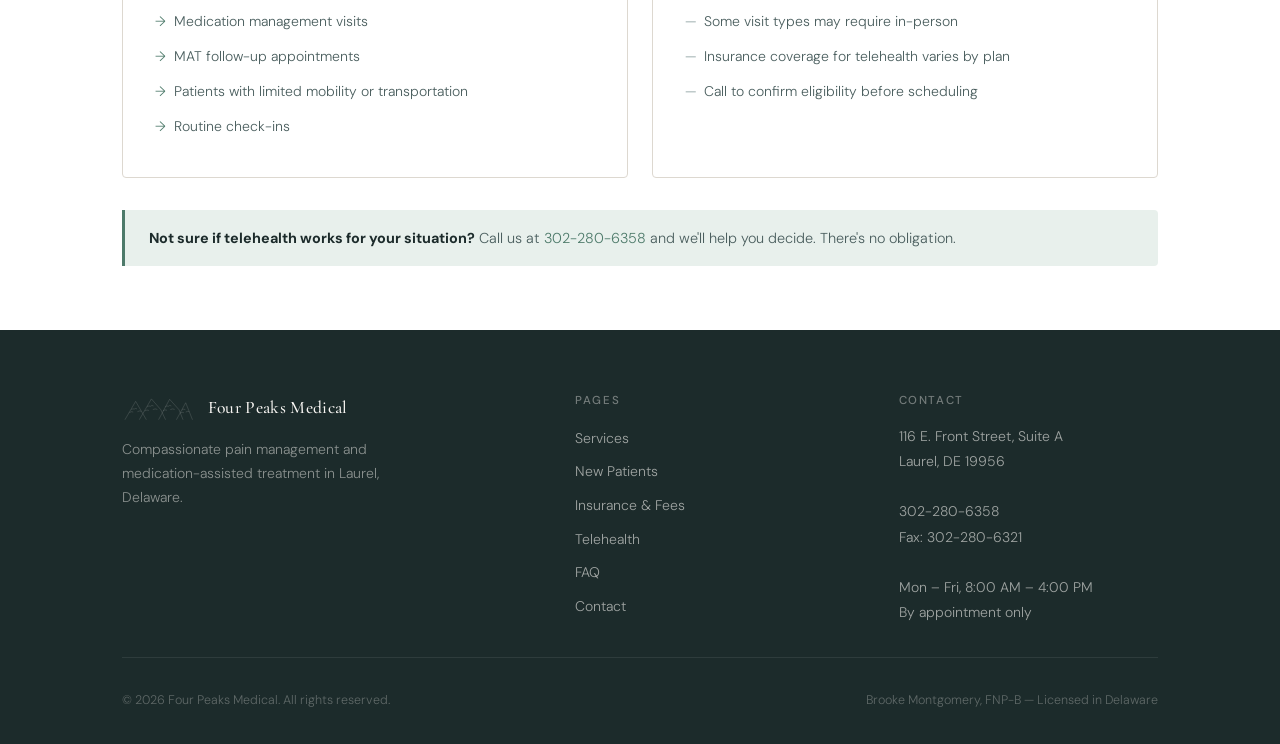
<file: telehealth.html>
<!DOCTYPE html>
<html lang="en">
<head>
  <meta charset="UTF-8" />
  <meta name="viewport" content="width=device-width, initial-scale=1.0" />
  <title>Telehealth | Four Peaks Medical — Virtual Pain Management, Delaware</title>
  <meta name="description" content="Four Peaks Medical offers telehealth virtual appointments for pain management and MAT patients in Delaware. Same quality care from wherever you are." />
  <meta name="robots" content="index, follow" />
  <link rel="canonical" href="https://fourpeaksmedical.com/telehealth.html" />
  <meta property="og:type"        content="website" />
  <meta property="og:url"         content="https://fourpeaksmedical.com/telehealth.html" />
  <meta property="og:title"       content="Telehealth | Four Peaks Medical" />
  <meta property="og:description" content="Virtual pain management and MAT appointments in Delaware. Four Peaks Medical offers telehealth for eligible patients." />
  <meta name="geo.region"    content="US-DE" />
  <meta name="geo.placename" content="Laurel, Delaware" />
  <meta name="geo.position"  content="38.5568;-75.5710" />
  <meta name="ICBM"          content="38.5568, -75.5710" />
  <link rel="icon" type="image/jpeg" href="assets/images/logo.svg" />
  <link rel="stylesheet" href="css/style.css" />

  <script type="application/ld+json">
  {
    "@context": "https://schema.org",
    "@type": "MedicalBusiness",
    "@id": "https://fourpeaksmedical.com/#practice",
    "name": "Four Peaks Medical",
    "url": "https://fourpeaksmedical.com",
    "telephone": "+13022806358",
    "availableService": {
      "@type": "MedicalTherapy",
      "name": "Telehealth / Virtual Appointments",
      "description": "Virtual pain management and MAT appointments via video for eligible patients in Delaware."
    },
    "address": {
      "@type": "PostalAddress",
      "streetAddress": "116 E. Front Street, Suite A",
      "addressLocality": "Laurel",
      "addressRegion": "DE",
      "postalCode": "19956",
      "addressCountry": "US"
    }
  }
  </script>

  <style>
    .telehealth-split {
      display: grid;
      grid-template-columns: 1fr 1fr;
      gap: var(--space-lg);
      align-items: start;
      margin-top: var(--space-md);
    }

    .th-visual {
      background: var(--color-ink);
      border-radius: 4px;
      padding: var(--space-lg) var(--space-md);
      position: relative;
      overflow: hidden;
      min-height: 360px;
      display: flex;
      flex-direction: column;
      justify-content: flex-end;
    }

    .th-visual::before {
      content: '';
      position: absolute;
      top: -20%;
      right: -10%;
      width: 80%;
      height: 80%;
      background: url('assets/images/logo.svg') no-repeat center / contain;
      filter: invert(1);
      opacity: 0.05;
    }

    .th-visual-label {
      font-size: 0.72rem;
      letter-spacing: 0.18em;
      text-transform: uppercase;
      color: var(--color-accent);
      margin-bottom: 0.5rem;
      position: relative;
    }

    .th-visual h3 {
      color: var(--color-header-txt);
      font-size: 1.5rem;
      position: relative;
      margin-bottom: 0.75rem;
    }

    .th-visual p {
      color: rgba(247,245,242,0.55);
      font-size: 0.875rem;
      max-width: none;
      position: relative;
    }

    .th-checklist {
      margin-top: var(--space-sm);
    }

    .th-check-item {
      display: flex;
      gap: 0.75rem;
      padding: 0.75rem 0;
      border-bottom: 1px solid var(--color-border);
      align-items: flex-start;
    }

    .th-check-item:last-child { border-bottom: none; }

    .th-check-icon {
      width: 22px;
      height: 22px;
      border-radius: 50%;
      background: var(--color-accent-lt);
      flex-shrink: 0;
      display: flex;
      align-items: center;
      justify-content: center;
      margin-top: 1px;
    }

    .th-check-icon::after {
      content: '✓';
      font-size: 0.65rem;
      color: var(--color-accent);
      font-weight: 700;
    }

    .th-check-item div strong {
      display: block;
      font-size: 0.9rem;
      color: var(--color-ink);
      margin-bottom: 0.15rem;
    }

    .th-check-item div span {
      font-size: 0.82rem;
      color: var(--color-ink-muted);
    }

    @media (max-width: 700px) {
      .telehealth-split { grid-template-columns: 1fr; }
      .th-visual { min-height: 220px; }
    }
  </style>
</head>
<body>

  <header id="site-header" role="banner">
    <div class="container header-inner">
      <a href="index.html" class="site-logo" aria-label="Four Peaks Medical — Home">
        <svg class="logo-svg" xmlns="http://www.w3.org/2000/svg" viewBox="0 0 420 160" fill="none" stroke="currentColor" stroke-width="2.2" stroke-linecap="round" stroke-linejoin="round" aria-hidden="true"><polyline points="18,145 78,42 138,145"/><path d="M55,88 Q62,82 70,86 Q76,80 84,84"/><path d="M44,105 Q54,98 62,102"/><path d="M90,100 Q100,94 108,98"/><polyline points="100,145 168,28 222,90 248,145"/><path d="M145,72 Q154,65 163,70 Q170,62 178,67"/><path d="M132,95 Q143,88 152,93"/><path d="M178,88 Q190,82 200,87"/><polyline points="210,145 272,30 326,90 348,145"/><path d="M248,72 Q257,65 265,70 Q272,62 280,67"/><path d="M236,94 Q246,87 255,92"/><path d="M278,88 Q289,82 299,87"/><polyline points="312,145 364,50 402,145"/><path d="M344,90 Q352,83 360,88"/><path d="M334,108 Q344,101 352,106"/><path d="M366,102 Q375,96 383,100"/></svg>
        <div class="site-logo-text">
          <span class="name">Four Peaks Medical</span>
          
        </div>
      </a>
      <button class="hamburger" aria-label="Toggle navigation" aria-expanded="false" aria-controls="site-nav">
        <span></span><span></span><span></span>
      </button>
      <nav id="site-nav" role="navigation" aria-label="Main navigation">
        <ul>
          <li><a href="index.html">Home</a></li>
          <li><a href="services.html">Services</a></li>
          <li><a href="new-patients.html">New Patients</a></li>
          <li><a href="insurance-fees.html">Insurance &amp; Fees</a></li>
          <li><a href="telehealth.html" class="active">Telehealth</a></li>
          <li><a href="faq.html">FAQ</a></li>
          <li><a href="contact.html">Contact</a></li>
          <li><a href="tel:3022806358" class="nav-cta">Call to Schedule</a></li>
        </ul>
      </nav>
    </div>
  </header>

  <main id="main-content">

    <section class="page-hero" aria-labelledby="page-title">
      <div class="container">
        <span class="section-label fade-up">Virtual Care</span>
        <h1 id="page-title" class="fade-up" data-delay="1">Telehealth</h1>
        <p class="fade-up" data-delay="2">
          Four Peaks Medical offers virtual appointments for eligible patients. 
          Same quality of care — no commute required.
        </p>
      </div>
    </section>

    <section class="section" aria-labelledby="telehealth-heading">
      <div class="container">

        <div class="telehealth-split">

          <div>
            <span class="section-label fade-up">How It Works</span>
            <h2 id="telehealth-heading" class="fade-up" data-delay="1">
              Care from wherever you are
            </h2>
            <p class="fade-up" data-delay="2">
              Telehealth appointments at Four Peaks Medical work the same as in-person 
              visits — you'll meet with Brooke Montgomery, FNP-B via a secure video 
              connection. Your care plan, prescriptions, and follow-up are all handled 
              the same way.
            </p>

            <div class="th-checklist fade-up" data-delay="3" role="list" aria-label="What you need for telehealth">
              <div class="th-check-item" role="listitem">
                <div class="th-check-icon" aria-hidden="true"></div>
                <div>
                  <strong>A smartphone, tablet, or computer</strong>
                  <span>With a working camera and microphone</span>
                </div>
              </div>
              <div class="th-check-item" role="listitem">
                <div class="th-check-icon" aria-hidden="true"></div>
                <div>
                  <strong>A stable internet connection</strong>
                  <span>WiFi or cellular data works fine</span>
                </div>
              </div>
              <div class="th-check-item" role="listitem">
                <div class="th-check-icon" aria-hidden="true"></div>
                <div>
                  <strong>A private, quiet space</strong>
                  <span>For a comfortable, confidential visit</span>
                </div>
              </div>
              <div class="th-check-item" role="listitem">
                <div class="th-check-icon" aria-hidden="true"></div>
                <div>
                  <strong>Your medication list and ID</strong>
                  <span>Same documentation as an in-person visit</span>
                </div>
              </div>
            </div>

            <div class="fade-up" style="margin-top: var(--space-md);">
              <a href="tel:3022806358" class="btn btn-primary">Call to Ask About Telehealth</a>
            </div>
          </div>

          <div class="th-visual fade-up" data-delay="1" aria-hidden="true">
            <span class="th-visual-label">Telehealth</span>
            <h3>In-person care<br />without leaving home.</h3>
            <p>Available for eligible patients in Delaware. Call to find out if telehealth is right for your situation.</p>
          </div>

        </div>
      </div>
    </section>

    <!-- Who is it for -->
    <section class="section-sm" style="background: var(--color-surface); border-top: 1px solid var(--color-border);">
      <div class="container">
        <span class="section-label fade-up">Eligibility</span>
        <h2 class="fade-up" data-delay="1">Is telehealth right for you?</h2>
        <p class="section-intro fade-up" data-delay="2">
          Telehealth is available for many visit types at Four Peaks Medical. 
          Some visits may require in-person attendance. Call us and we'll let 
          you know what's right for your situation.
        </p>

        <div style="display: grid; grid-template-columns: 1fr 1fr; gap: 1.5rem; margin-top: var(--space-md);" class="fade-up" data-delay="3">
          <div class="card">
            <h4 style="margin-bottom:0.5rem; color: var(--color-accent);">Telehealth may be suitable for</h4>
            <ul style="margin-top:0.5rem;">
              <li style="padding: 0.35rem 0; font-size:0.875rem; color:var(--color-ink-soft); display:flex; gap:0.5rem;"><span style="color:var(--color-accent);">→</span>Established patient follow-ups</li>
              <li style="padding: 0.35rem 0; font-size:0.875rem; color:var(--color-ink-soft); display:flex; gap:0.5rem;"><span style="color:var(--color-accent);">→</span>Medication management visits</li>
              <li style="padding: 0.35rem 0; font-size:0.875rem; color:var(--color-ink-soft); display:flex; gap:0.5rem;"><span style="color:var(--color-accent);">→</span>MAT follow-up appointments</li>
              <li style="padding: 0.35rem 0; font-size:0.875rem; color:var(--color-ink-soft); display:flex; gap:0.5rem;"><span style="color:var(--color-accent);">→</span>Patients with limited mobility or transportation</li>
              <li style="padding: 0.35rem 0; font-size:0.875rem; color:var(--color-ink-soft); display:flex; gap:0.5rem;"><span style="color:var(--color-accent);">→</span>Routine check-ins</li>
            </ul>
          </div>
          <div class="card">
            <h4 style="margin-bottom:0.5rem;">Important to know</h4>
            <ul style="margin-top:0.5rem;">
              <li style="padding: 0.35rem 0; font-size:0.875rem; color:var(--color-ink-soft); display:flex; gap:0.5rem;"><span style="color:var(--color-ink-muted);">—</span>You must be located in Delaware at time of visit</li>
              <li style="padding: 0.35rem 0; font-size:0.875rem; color:var(--color-ink-soft); display:flex; gap:0.5rem;"><span style="color:var(--color-ink-muted);">—</span>Some visit types may require in-person</li>
              <li style="padding: 0.35rem 0; font-size:0.875rem; color:var(--color-ink-soft); display:flex; gap:0.5rem;"><span style="color:var(--color-ink-muted);">—</span>Insurance coverage for telehealth varies by plan</li>
              <li style="padding: 0.35rem 0; font-size:0.875rem; color:var(--color-ink-soft); display:flex; gap:0.5rem;"><span style="color:var(--color-ink-muted);">—</span>Call to confirm eligibility before scheduling</li>
            </ul>
          </div>
        </div>

        <div class="notice-banner fade-up" style="margin-top: var(--space-md);">
          <strong>Not sure if telehealth works for your situation?</strong> Call us at 
          <a href="tel:3022806358" style="color:var(--color-accent);">302-280-6358</a> and 
          we'll help you decide. There's no obligation.
        </div>
      </div>
    </section>

  </main>

  <footer id="site-footer" role="contentinfo">
    <div class="container">
      <div class="footer-grid">
        <div class="footer-brand">
          <a href="index.html" class="site-logo" aria-label="Four Peaks Medical">
            <svg class="logo-svg" xmlns="http://www.w3.org/2000/svg" viewBox="0 0 420 160" fill="none" stroke="currentColor" stroke-width="2.2" stroke-linecap="round" stroke-linejoin="round" aria-hidden="true"><polyline points="18,145 78,42 138,145"/><path d="M55,88 Q62,82 70,86 Q76,80 84,84"/><path d="M44,105 Q54,98 62,102"/><path d="M90,100 Q100,94 108,98"/><polyline points="100,145 168,28 222,90 248,145"/><path d="M145,72 Q154,65 163,70 Q170,62 178,67"/><path d="M132,95 Q143,88 152,93"/><path d="M178,88 Q190,82 200,87"/><polyline points="210,145 272,30 326,90 348,145"/><path d="M248,72 Q257,65 265,70 Q272,62 280,67"/><path d="M236,94 Q246,87 255,92"/><path d="M278,88 Q289,82 299,87"/><polyline points="312,145 364,50 402,145"/><path d="M344,90 Q352,83 360,88"/><path d="M334,108 Q344,101 352,106"/><path d="M366,102 Q375,96 383,100"/></svg>
            <div class="site-logo-text"><span class="name">Four Peaks Medical</span></div>
          </a>
          <p>Compassionate pain management and medication-assisted treatment in Laurel, Delaware.</p>
        </div>
        <div class="footer-col">
          <h4>Pages</h4>
          <ul>
            <li><a href="services.html">Services</a></li>
            <li><a href="new-patients.html">New Patients</a></li>
            <li><a href="insurance-fees.html">Insurance &amp; Fees</a></li>
            <li><a href="telehealth.html">Telehealth</a></li>
            <li><a href="faq.html">FAQ</a></li>
            <li><a href="contact.html">Contact</a></li>
          </ul>
        </div>
        <div class="footer-col">
          <h4>Contact</h4>
          <address>
            116 E. Front Street, Suite A<br />Laurel, DE 19956<br /><br />
            <a href="tel:3022806358">302-280-6358</a><br />
            Fax: 302-280-6321<br /><br />
            Mon – Fri, 8:00 AM – 4:00 PM<br />By appointment only
          </address>
        </div>
      </div>
      <div class="footer-bottom">
        <span>&copy; <span id="footer-year"></span> Four Peaks Medical. All rights reserved.</span>
        <span>Brooke Montgomery, FNP-B &mdash; Licensed in Delaware</span>
      </div>
    </div>
  </footer>

  <script src="js/main.js"></script>
  <script src="js/schema.js"></script>
  <script>document.getElementById('footer-year').textContent = new Date().getFullYear();</script>
</body>
</html>
</file>
<file: css/style.css>
/* ============================================================
   FOUR PEAKS MEDICAL — Global Stylesheet
   Design direction: refined clinical minimalism
   Palette: deep slate + warm off-white + muted sage accent
   Typography: Cormorant Garamond (display) + DM Sans (body)
   ============================================================ */
@import url('https://fonts.googleapis.com/css2?family=Cormorant+Garamond:ital,wght@0,300;0,400;0,500;0,600;1,300;1,400&family=DM+Sans:wght@300;400;500&display=swap');

/* ── CSS Variables ── */
:root {
    /* Colors */
    --color-bg: #F7F5F2;

    /* warm off-white */
    --color-surface: #FFFFFF;
    --color-ink: #1C2B2B;

    /* deep slate-green */
    --color-ink-soft: #4A5E5E;

    /* muted mid tone */
    --color-ink-muted: #8A9E9E;

    /* light muted */
    --color-accent: #4D7A6A;

    /* muted sage green */
    --color-accent-lt: #E8F0EC;

    /* light sage tint */
    --color-border: #DDD8D0;

    /* warm gray border */
    --color-header-bg: #1C2B2B;

    /* dark header */
    --color-header-txt: #F7F5F2;

    /* Typography */
    --font-display: 'Cormorant Garamond', Georgia, serif;
    --font-body: 'DM Sans', system-ui, sans-serif;

    /* Spacing */
    --space-xs: 0.5rem;
    --space-sm: 1rem;
    --space-md: 2rem;
    --space-lg: 4rem;
    --space-xl: 7rem;

    /* Layout */
    --max-width: 1100px;
    --header-h: 60px;

    /* Transitions */
    --ease: cubic-bezier(0.4, 0, 0.2, 1);
    --transition: 0.25s var(--ease);
}

/* ── Reset ── */
*,
*::before,
*::after {
    box-sizing: border-box;
    margin: 0;
    padding: 0;
}

html {
    scroll-behavior: smooth;
    font-size: 16px;
}

body {
    background-color: var(--color-bg);
    color: var(--color-ink);
    font-family: var(--font-body);
    font-weight: 300;
    line-height: 1.7;
    -webkit-font-smoothing: antialiased;
    min-height: 100vh;
    display: flex;
    flex-direction: column;
}

img {
    display: block;
    max-width: 100%;
}

a {
    color: inherit;
    text-decoration: none;
}

ul {
    list-style: none;
}

/* ── Typography Scale ── */
h1,
h2,
h3,
h4 {
    font-family: var(--font-display);
    font-weight: 400;
    line-height: 1.2;
    letter-spacing: -0.01em;
}

h1 {
    font-size: clamp(2.6rem, 5vw, 4rem);
}

h2 {
    font-size: clamp(1.8rem, 3vw, 2.6rem);
}

h3 {
    font-size: clamp(1.3rem, 2vw, 1.7rem);
}

h4 {
    font-size: 1.15rem;
}

p {
    font-size: 1rem;
    color: var(--color-ink-soft);
    max-width: 65ch;
}

/* ── Container ── */
.container {
    width: 100%;
    max-width: var(--max-width);
    margin: 0 auto;
    padding: 0 var(--space-md);
}

/* ── HEADER ── */
#site-header {
    position: sticky;
    top: 0;
    z-index: 100;
    background: var(--color-header-bg);
    height: var(--header-h);
    border-bottom: 1px solid rgba(255,255,255,0.07);
}

.header-inner {
    display: flex;
    align-items: center;
    justify-content: space-between;
    height: 100%;
}

/* Logo */
.site-logo {
    display: flex;
    align-items: center;
    gap: 0.75rem;
    text-decoration: none;
}

.logo-svg {
    height: 34px;
    width: auto;
    color: #F7F5F2;
    opacity: 0.9;
    flex-shrink: 0;
}

.footer-brand .logo-svg {
    height: 28px;
    opacity: 0.35;
}

.site-logo-text {
    display: flex;
    flex-direction: column;
    line-height: 1.1;
}

.site-logo-text .name {
    font-family: var(--font-display);
    font-size: 1rem;
    font-weight: 500;
    letter-spacing: 0.02em;
    color: var(--color-header-txt);
    white-space: nowrap;
}

.site-logo-text .tagline {
    display: none;
}

/* Nav */
#site-nav ul {
    display: flex;
    align-items: center;
    gap: 1.25rem;
}

#site-nav a {
    font-size: 0.75rem;
    font-weight: 400;
    letter-spacing: 0.08em;
    text-transform: uppercase;
    color: rgba(247,245,242,0.7);
    transition: color var(--transition);
    position: relative;
    padding-bottom: 2px;
    white-space: nowrap;
}

#site-nav a::after {
    content: '';
    position: absolute;
    bottom: -2px;
    left: 0;
    width: 0;
    height: 1px;
    background: var(--color-accent);
    transition: width var(--transition);
}

#site-nav a:hover,
#site-nav a.active {
    color: var(--color-header-txt);
}

#site-nav a:hover::after,
#site-nav a.active::after {
    width: 100%;
}

/* CTA button in nav */
.nav-cta {
    display: inline-flex;
    align-items: center;
    gap: 0.4rem;
    padding: 0.5rem 1.25rem;
    background: var(--color-accent);
    color: #fff !important;
    border-radius: 2px;
    font-size: 0.8rem !important;
    font-weight: 500 !important;
    letter-spacing: 0.08em !important;
    transition: background var(--transition), opacity var(--transition) !important;
}

.nav-cta::after {
    display: none !important;
}

.nav-cta:hover {
    background: #3d6657 !important;
    opacity: 1 !important;
}

/* Mobile hamburger */
.hamburger {
    display: none;
    flex-direction: column;
    gap: 5px;
    cursor: pointer;
    background: none;
    border: none;
    padding: 4px;
}

.hamburger span {
    display: block;
    width: 24px;
    height: 1.5px;
    background: var(--color-header-txt);
    transition: transform var(--transition), opacity var(--transition);
}

.hamburger.open span:nth-child(1) {
    transform: translateY(6.5px) rotate(45deg);
}

.hamburger.open span:nth-child(2) {
    opacity: 0;
}

.hamburger.open span:nth-child(3) {
    transform: translateY(-6.5px) rotate(-45deg);
}

/* ── FOOTER ── */
#site-footer {
    background: var(--color-ink);
    color: rgba(247,245,242,0.65);
    padding: var(--space-lg) 0 var(--space-md);
    margin-top: auto;
}

.footer-grid {
    display: grid;
    grid-template-columns: 1.5fr 1fr 1fr;
    gap: var(--space-lg);
    padding-bottom: var(--space-md);
    border-bottom: 1px solid rgba(255,255,255,0.08);
}

.footer-brand .name {
    font-size: 1.1rem;
}

.footer-brand p {
    margin-top: var(--space-sm);
    font-size: 0.875rem;
    color: rgba(247,245,242,0.5);
    max-width: 30ch;
}

.footer-col h4 {
    font-family: var(--font-body);
    font-size: 0.72rem;
    font-weight: 500;
    letter-spacing: 0.14em;
    text-transform: uppercase;
    color: rgba(247,245,242,0.4);
    margin-bottom: var(--space-sm);
}

.footer-col ul li {
    margin-bottom: 0.4rem;
}

.footer-col ul li a {
    font-size: 0.875rem;
    color: rgba(247,245,242,0.6);
    transition: color var(--transition);
}

.footer-col ul li a:hover {
    color: var(--color-header-txt);
}

.footer-col address {
    font-style: normal;
    font-size: 0.875rem;
    color: rgba(247,245,242,0.6);
    line-height: 1.8;
}

.footer-bottom {
    display: flex;
    justify-content: space-between;
    align-items: center;
    padding-top: var(--space-md);
    font-size: 0.78rem;
    color: rgba(247,245,242,0.3);
}

.footer-bottom a {
    color: rgba(247,245,242,0.4);
    transition: color var(--transition);
}

.footer-bottom a:hover {
    color: rgba(247,245,242,0.7);
}

/* ── SECTION BASE ── */
.section {
    padding: var(--space-xl) 0;
}

.section-sm {
    padding: var(--space-lg) 0;
}

.section-label {
    display: inline-block;
    font-size: 0.72rem;
    font-weight: 500;
    letter-spacing: 0.18em;
    text-transform: uppercase;
    color: var(--color-accent);
    margin-bottom: 1rem;
}

.section-title {
    margin-bottom: var(--space-sm);
}

.section-intro {
    font-size: 1.05rem;
    color: var(--color-ink-soft);
    max-width: 55ch;
    margin-bottom: var(--space-md);
}

/* ── BUTTONS ── */
.btn {
    display: inline-flex;
    align-items: center;
    gap: 0.5rem;
    padding: 0.8rem 2rem;
    font-family: var(--font-body);
    font-size: 0.82rem;
    font-weight: 500;
    letter-spacing: 0.1em;
    text-transform: uppercase;
    border: none;
    cursor: pointer;
    border-radius: 2px;
    transition: all var(--transition);
    text-decoration: none;
}

.btn-primary {
    background: var(--color-accent);
    color: #fff;
}

.btn-primary:hover {
    background: #3d6657;
    transform: translateY(-1px);
}

.btn-outline {
    background: transparent;
    color: var(--color-ink);
    border: 1.5px solid var(--color-border);
}

.btn-outline:hover {
    border-color: var(--color-accent);
    color: var(--color-accent);
}

.btn-outline-light {
    background: transparent;
    color: var(--color-header-txt);
    border: 1.5px solid rgba(247,245,242,0.3);
}

.btn-outline-light:hover {
    border-color: rgba(247,245,242,0.7);
}

/* ── CARDS ── */
.card {
    background: var(--color-surface);
    border: 1px solid var(--color-border);
    border-radius: 4px;
    padding: var(--space-md);
    transition: box-shadow var(--transition), transform var(--transition);
}

.card:hover {
    box-shadow: 0 8px 32px rgba(28,43,43,0.08);
    transform: translateY(-2px);
}

/* ── DIVIDER ── */
.divider {
    width: 48px;
    height: 2px;
    background: var(--color-accent);
    margin: var(--space-sm) 0;
}

/* ── NOTICE BANNER ── */
.notice-banner {
    background: var(--color-accent-lt);
    border-left: 3px solid var(--color-accent);
    padding: 1rem 1.5rem;
    border-radius: 0 4px 4px 0;
    font-size: 0.9rem;
    color: var(--color-ink-soft);
}

.notice-banner strong {
    color: var(--color-ink);
}

/* ── PAGE HERO (inner pages) ── */
.page-hero {
    background: var(--color-ink);
    color: var(--color-header-txt);
    padding: var(--space-lg) 0;
}

.page-hero .section-label {
    color: var(--color-accent);
    opacity: 0.85;
}

.page-hero h1 {
    color: var(--color-header-txt);
    margin-bottom: 0.75rem;
}

.page-hero p {
    color: rgba(247,245,242,0.65);
    max-width: 55ch;
}

/* ── TABLE ── */
.data-table {
    width: 100%;
    border-collapse: collapse;
    font-size: 0.9rem;
}

.data-table th {
    text-align: left;
    font-weight: 500;
    font-size: 0.72rem;
    letter-spacing: 0.12em;
    text-transform: uppercase;
    color: var(--color-ink-muted);
    padding: 0.75rem 1rem;
    border-bottom: 1px solid var(--color-border);
}

.data-table td {
    padding: 0.9rem 1rem;
    border-bottom: 1px solid var(--color-border);
    color: var(--color-ink-soft);
    vertical-align: top;
}

.data-table tr:last-child td {
    border-bottom: none;
}

.data-table td:first-child {
    font-weight: 500;
    color: var(--color-ink);
    width: 45%;
}

/* ── ACCORDION (FAQ) ── */
.accordion-item {
    border-bottom: 1px solid var(--color-border);
}

.accordion-trigger {
    width: 100%;
    display: flex;
    justify-content: space-between;
    align-items: center;
    padding: 1.25rem 0;
    background: none;
    border: none;
    cursor: pointer;
    text-align: left;
    font-family: var(--font-body);
    font-size: 1rem;
    font-weight: 400;
    color: var(--color-ink);
    gap: 1rem;
    transition: color var(--transition);
}

.accordion-trigger:hover {
    color: var(--color-accent);
}

.accordion-icon {
    flex-shrink: 0;
    width: 20px;
    height: 20px;
    position: relative;
}

.accordion-icon::before,
.accordion-icon::after {
    content: '';
    position: absolute;
    background: currentColor;
    transition: transform var(--transition), opacity var(--transition);
}

.accordion-icon::before {
    width: 12px;
    height: 1.5px;
    top: 50%;
    left: 50%;
    transform: translate(-50%, -50%);
}

.accordion-icon::after {
    width: 1.5px;
    height: 12px;
    top: 50%;
    left: 50%;
    transform: translate(-50%, -50%);
}

.accordion-trigger[aria-expanded="true"] .accordion-icon::after {
    transform: translate(-50%, -50%) rotate(90deg);
    opacity: 0;
}

.accordion-body {
    overflow: hidden;
    max-height: 0;
    transition: max-height 0.35s var(--ease), padding 0.35s var(--ease);
}

.accordion-body.open {
    max-height: 600px;
    padding-bottom: 1.25rem;
}

.accordion-body p {
    font-size: 0.95rem;
    color: var(--color-ink-soft);
    max-width: none;
}

/* ── UTILITIES ── */
.text-center {
    text-align: center;
}

.text-accent {
    color: var(--color-accent);
}

.mt-sm {
    margin-top: var(--space-sm);
}

.mt-md {
    margin-top: var(--space-md);
}

.mt-lg {
    margin-top: var(--space-lg);
}

.mb-sm {
    margin-bottom: var(--space-sm);
}

.mb-md {
    margin-bottom: var(--space-md);
}

/* ── PAGE FADE-IN ── */
.fade-up {
    opacity: 0;
    transform: translateY(20px);
    transition: opacity 0.55s var(--ease), transform 0.55s var(--ease);
}

.fade-up.visible {
    opacity: 1;
    transform: translateY(0);
}

/* ── RESPONSIVE ── */
@media (max-width: 860px) {
    :root {
        --header-h: 64px;
    }

    #site-nav {
        position: fixed;
        top: var(--header-h);
        left: 0;
        right: 0;
        background: var(--color-ink);
        padding: var(--space-md);
        transform: translateY(-110%);
        opacity: 0;
        transition: transform 0.3s var(--ease), opacity 0.3s var(--ease);
        border-bottom: 1px solid rgba(255,255,255,0.08);
    }

    #site-nav.open {
        transform: translateY(0);
        opacity: 1;
    }

    #site-nav ul {
        flex-direction: column;
        align-items: flex-start;
        gap: var(--space-sm);
    }

    #site-nav a {
        font-size: 1rem;
    }

    .hamburger {
        display: flex;
    }

    .footer-grid {
        grid-template-columns: 1fr;
        gap: var(--space-md);
    }

    .footer-bottom {
        flex-direction: column;
        gap: 0.5rem;
        text-align: center;
    }
}

@media (max-width: 600px) {
    .section {
        padding: var(--space-lg) 0;
    }

    .section-sm {
        padding: var(--space-md) 0;
    }

    .container {
        padding: 0 1.25rem;
    }
}
</file>
